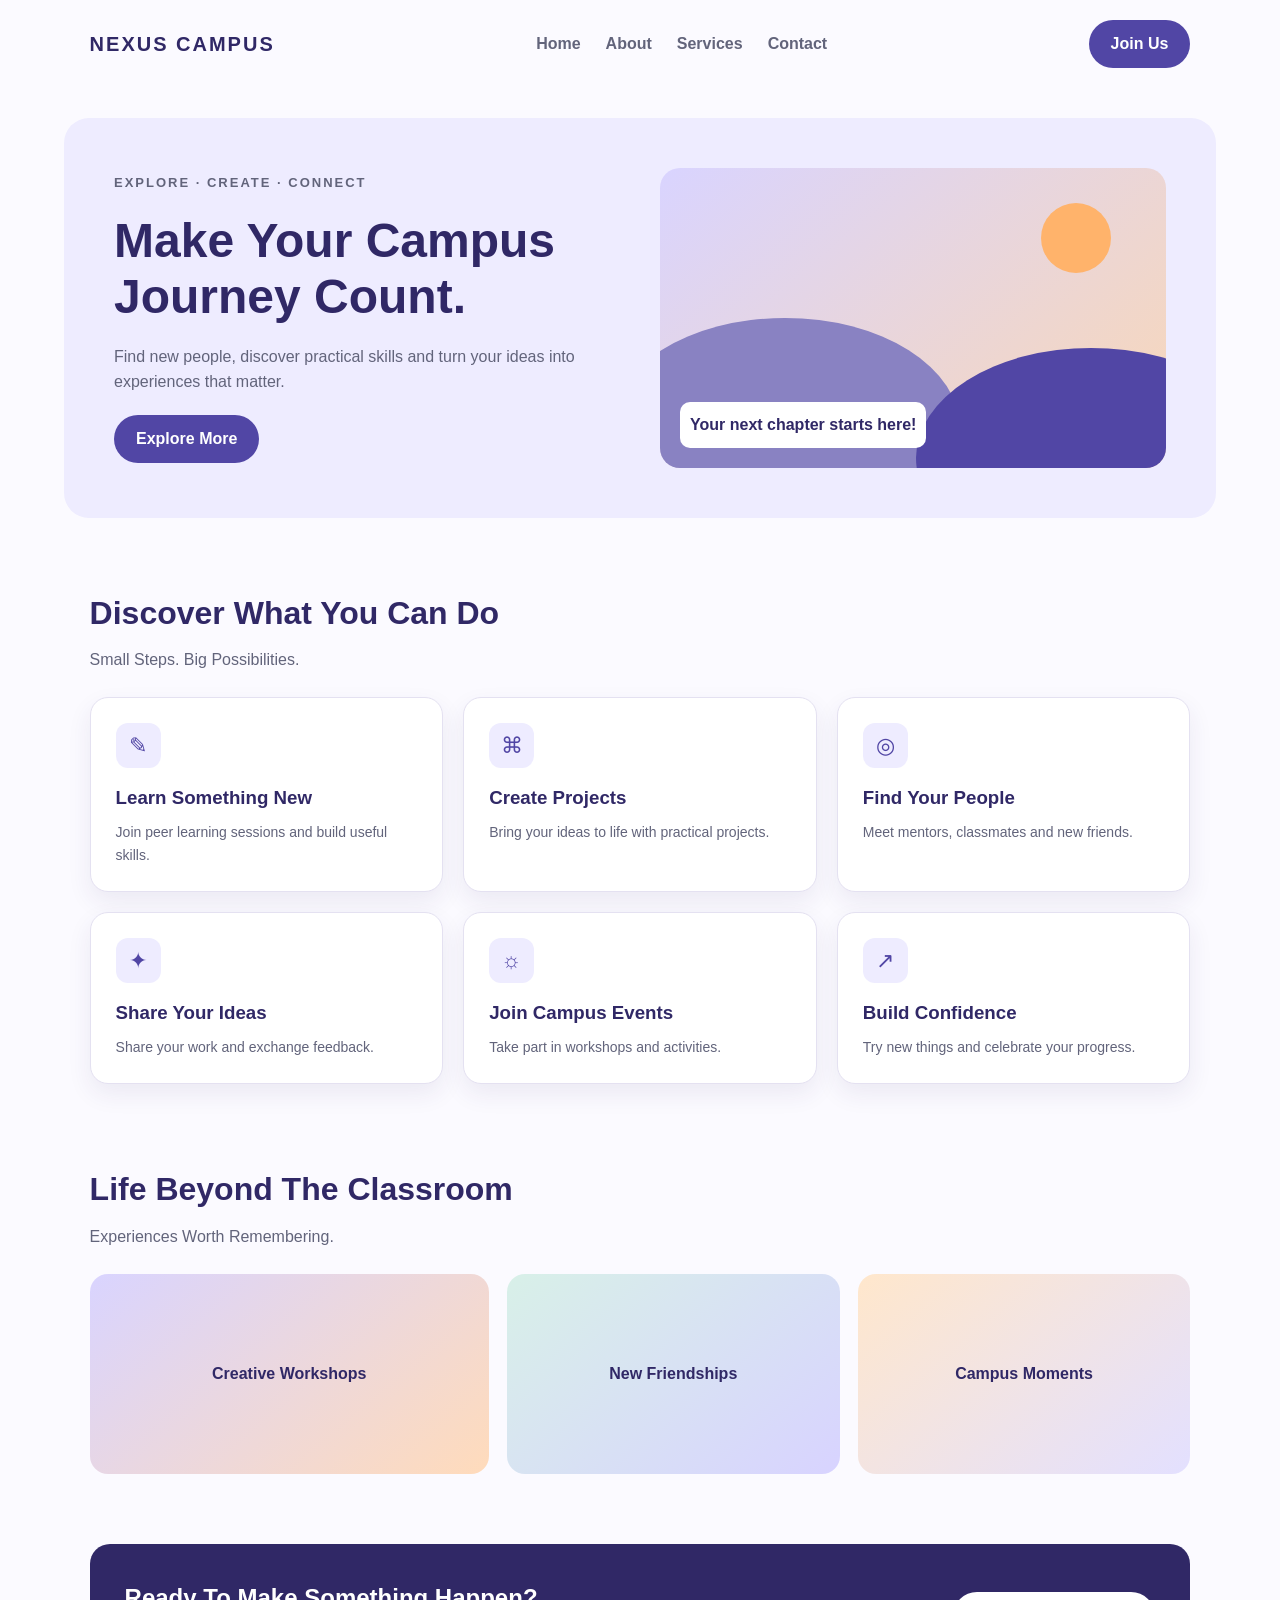
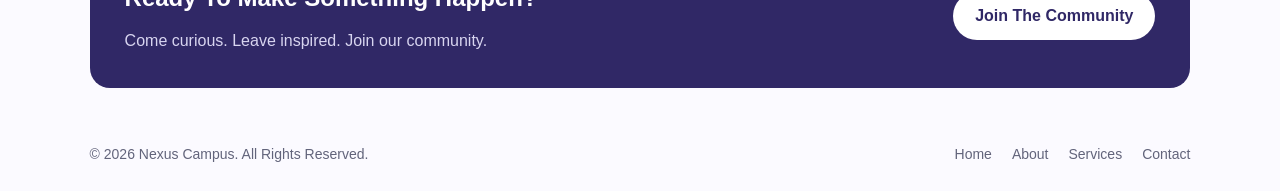
<file: Asssignment 9/index.html>
<!DOCTYPE html>
<html lang="en">
<head>
    <meta charset="UTF-8">
    <meta name="viewport" content="width=device-width, initial-scale=1.0">
    <title>Nexus Campus</title>
    <link rel="stylesheet" href="style.css">
</head>
<body>

    <header class="navbar">
        <div class="logo">NEXUS CAMPUS</div>

        <nav>
            <a href="#home">Home</a>
            <a href="#about">About</a>
            <a href="#services">Services</a>
            <a href="#contact">Contact</a>
        </nav>

        <a href="#contact" class="btn">Join Us</a>
    </header>

    <main>
        <section class="hero" id="home">
            <div class="hero-content">
                <p class="tagline">EXPLORE · CREATE · CONNECT</p>
                <h1>Make Your Campus Journey Count.</h1>
                <p>
                    Find new people, discover practical skills
                    and turn your ideas into experiences that matter.
                </p>
                <a href="#services" class="btn">Explore More</a>
            </div>

            <div class="hero-image">
                <div class="sun"></div>
                <div class="hill hill1"></div>
                <div class="hill hill2"></div>
                <span class="image-text">Your next chapter starts here!</span>
            </div>
        </section>

        <section class="services" id="services">
            <h2>Discover What You Can Do</h2>
            <p class="subtitle">Small Steps. Big Possibilities.</p>

            <div class="card-container">

                <div class="card">
                    <div class="icon">✎</div>
                    <h3>Learn Something New</h3>
                    <p>Join peer learning sessions and build useful skills.</p>
                </div>

                <div class="card">
                    <div class="icon">⌘</div>
                    <h3>Create Projects</h3>
                    <p>Bring your ideas to life with practical projects.</p>
                </div>

                <div class="card">
                    <div class="icon">◎</div>
                    <h3>Find Your People</h3>
                    <p>Meet mentors, classmates and new friends.</p>
                </div>

                <div class="card">
                    <div class="icon">✦</div>
                    <h3>Share Your Ideas</h3>
                    <p>Share your work and exchange feedback.</p>
                </div>

                <div class="card">
                    <div class="icon">☼</div>
                    <h3>Join Campus Events</h3>
                    <p>Take part in workshops and activities.</p>
                </div>

                <div class="card">
                    <div class="icon">↗</div>
                    <h3>Build Confidence</h3>
                    <p>Try new things and celebrate your progress.</p>
                </div>

            </div>
        </section>

        <section class="community" id="about">
            <h2>Life Beyond The Classroom</h2>
            <p class="subtitle">Experiences Worth Remembering.</p>

            <div class="gallery">
                <div class="gallery-item">Creative Workshops</div>
                <div class="gallery-item">New Friendships</div>
                <div class="gallery-item">Campus Moments</div>
            </div>
        </section>

        <section class="contact" id="contact">
            <div>
                <h2>Ready To Make Something Happen?</h2>
                <p>Come curious. Leave inspired. Join our community.</p>
            </div>
            <a href="mailto:hello@example.com" class="btn light-btn">
                Join The Community
            </a>
        </section>
    </main>

    <footer>
        <p>© 2026 Nexus Campus. All Rights Reserved.</p>

        <div class="footer-links">
            <a href="#home">Home</a>
            <a href="#about">About</a>
            <a href="#services">Services</a>
            <a href="#contact">Contact</a>
        </div>
    </footer>

</body>
</html>
</file>
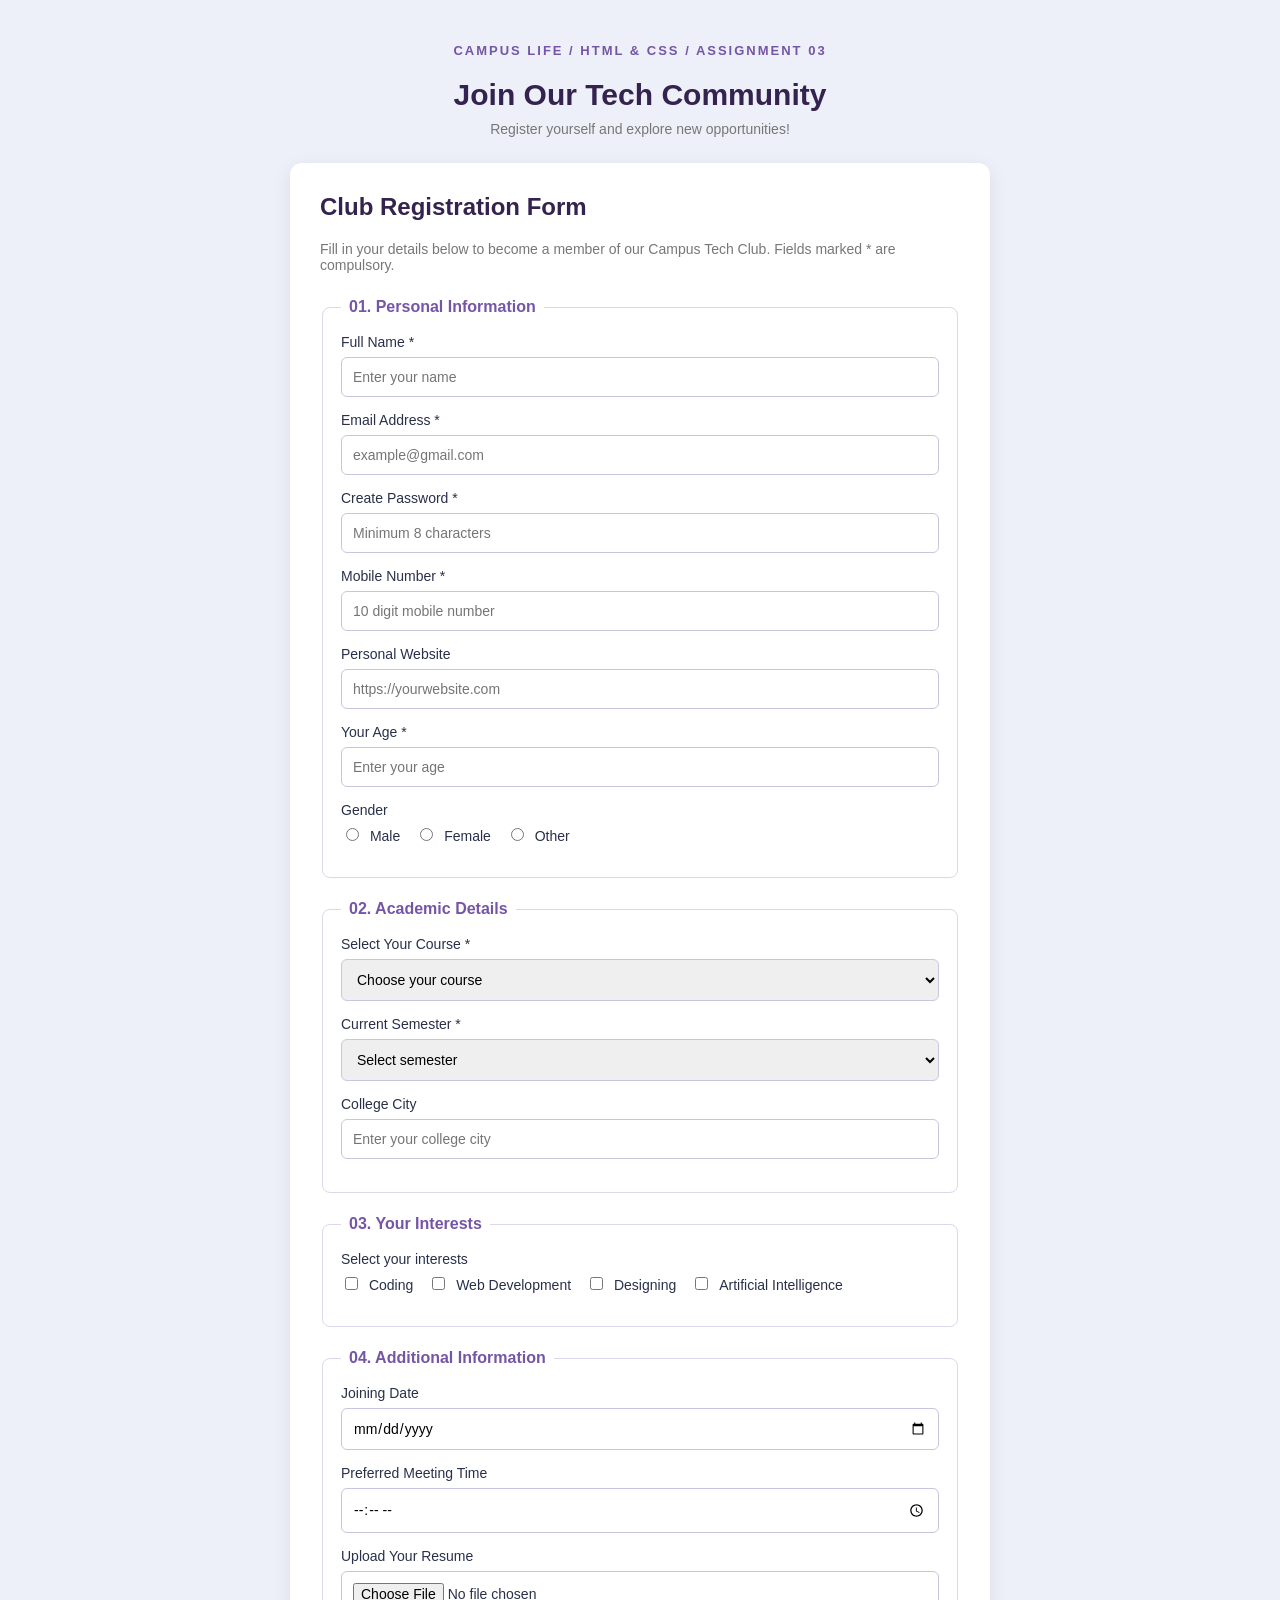
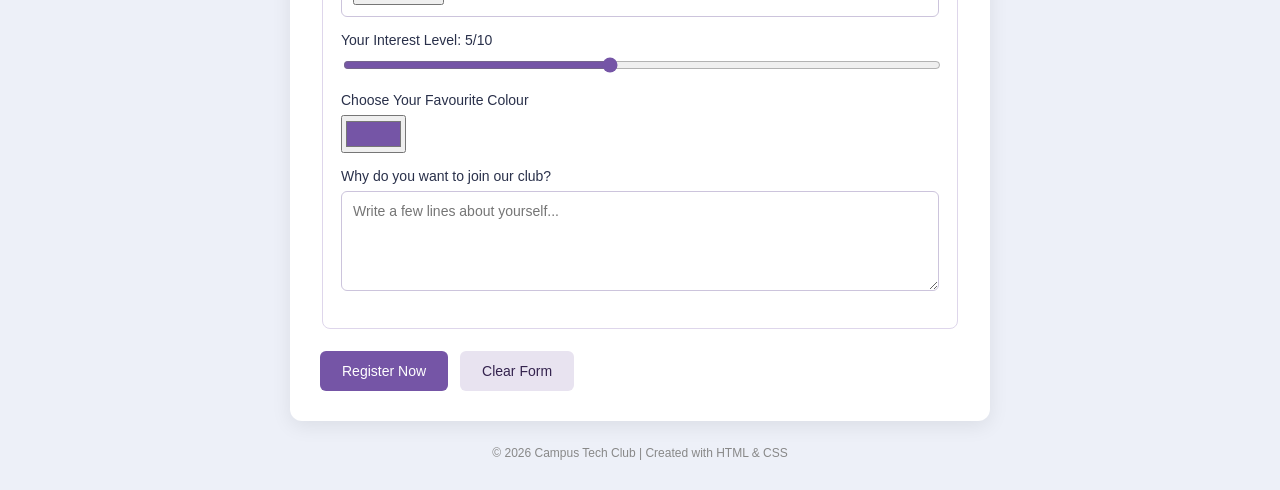
<file: Assignment 2/index2.html>
<!DOCTYPE html>
<html lang="en">

<head>
    <meta charset="UTF-8">
    <meta name="viewport" content="width=device-width, initial-scale=1.0">
    <meta name="description" content="Campus Tech Club Registration Form">
    <meta name="author" content="Your Name">

    <title>Campus Tech Club Registration</title>

    <style>
        * {
            box-sizing: border-box;
        }

        body {
            margin: 0;
            padding: 30px 15px;
            font-family: Arial, sans-serif;
            background: #edf0f8;
            color: #29304a;
        }

        .heading {
            text-align: center;
            margin-bottom: 25px;
        }

        .heading p {
            color: #7555a6;
            font-size: 13px;
            font-weight: bold;
            letter-spacing: 2px;
        }

        h1 {
            font-size: 30px;
            color: #34234e;
            margin-bottom: 8px;
        }

        .heading span {
            color: #777;
            font-size: 14px;
        }

        .form-container {
            max-width: 700px;
            margin: auto;
            padding: 30px;
            background: white;
            border-radius: 12px;
            box-shadow: 0 5px 20px rgba(0,0,0,0.08);
        }

        h2 {
            color: #34234e;
            margin-top: 0;
        }

        .intro {
            color: #777;
            font-size: 14px;
            margin-bottom: 25px;
        }

        fieldset {
            border: 1px solid #ded6eb;
            border-radius: 8px;
            padding: 18px;
            margin-bottom: 22px;
        }

        legend {
            color: #7555a6;
            font-weight: bold;
            padding: 0 8px;
        }

        .form-group {
            margin-bottom: 15px;
        }

        label {
            display: block;
            font-size: 14px;
            margin-bottom: 7px;
            font-weight: 500;
        }

        input:not([type="radio"]):not([type="checkbox"]):not([type="color"]):not([type="range"]),
        select,
        textarea {
            width: 100%;
            padding: 11px;
            border: 1px solid #ccc4dc;
            border-radius: 6px;
            font-size: 14px;
            font-family: Arial;
        }

        input:focus, select:focus, textarea:focus {
            outline: none;
            border-color: #7555a6;
            box-shadow: 0 0 4px #c5b4df;
        }

        input[type="radio"],
        input[type="checkbox"] {
            accent-color: #7555a6;
        }

        .options {
            display: flex;
            flex-wrap: wrap;
            gap: 15px;
        }

        .options label {
            display: inline;
            font-weight: normal;
            margin-left: 4px;
        }

        .options div {
            font-size: 14px;
        }

        input[type="range"] {
            width: 100%;
            accent-color: #7555a6;
        }

        input[type="color"] {
            width: 65px;
            height: 38px;
            cursor: pointer;
        }

        textarea {
            height: 100px;
            resize: vertical;
        }

        .buttons {
            display: flex;
            gap: 12px;
            margin-top: 20px;
        }

        button {
            padding: 12px 22px;
            border: none;
            border-radius: 6px;
            background: #7555a6;
            color: white;
            cursor: pointer;
            font-size: 14px;
        }

        button:hover {
            background: #54377e;
        }

        button[type="reset"] {
            background: #e8e3f0;
            color: #34234e;
        }

        footer {
            text-align: center;
            color: #888;
            font-size: 12px;
            margin-top: 25px;
        }

        @media(max-width: 500px) {
            .form-container {
                padding: 18px;
            }

            h1 {
                font-size: 24px;
            }
        }
    </style>
</head>

<body>

    <div class="heading">

        <p>CAMPUS LIFE / HTML & CSS / ASSIGNMENT 03</p>

        <h1>Join Our Tech Community</h1>

        <span>Register yourself and explore new opportunities!</span>

    </div>

    <div class="form-container">

        <h2>Club Registration Form</h2>

        <p class="intro">
            Fill in your details below to become a member of our
            Campus Tech Club. Fields marked * are compulsory.
        </p>

        <form action="#" method="post">

            <!-- Personal Information -->

            <fieldset>

                <legend>01. Personal Information</legend>

                <div class="form-group">
                    <label for="name">Full Name *</label>
                    <input type="text" id="name" name="name"
                        placeholder="Enter your name"
                        minlength="3" required>
                </div>

                <div class="form-group">
                    <label for="email">Email Address *</label>
                    <input type="email" id="email" name="email"
                        placeholder="example@gmail.com" required>
                </div>

                <div class="form-group">
                    <label for="password">Create Password *</label>
                    <input type="password" id="password"
                        name="password"
                        placeholder="Minimum 8 characters"
                        minlength="8" required>
                </div>

                <div class="form-group">
                    <label for="phone">Mobile Number *</label>
                    <input type="tel" id="phone" name="phone"
                        placeholder="10 digit mobile number"
                        pattern="[0-9]{10}" required>
                </div>

                <div class="form-group">
                    <label for="website">Personal Website</label>
                    <input type="url" id="website" name="website"
                        placeholder="https://yourwebsite.com">
                </div>

                <div class="form-group">
                    <label for="age">Your Age *</label>
                    <input type="number" id="age" name="age"
                        min="16" max="35"
                        placeholder="Enter your age" required>
                </div>

                <div class="form-group">
                    <label>Gender</label>

                    <div class="options">
                        <div>
                            <input type="radio" id="male"
                                name="gender" value="Male">
                            <label for="male">Male</label>
                        </div>

                        <div>
                            <input type="radio" id="female"
                                name="gender" value="Female">
                            <label for="female">Female</label>
                        </div>

                        <div>
                            <input type="radio" id="other"
                                name="gender" value="Other">
                            <label for="other">Other</label>
                        </div>
                    </div>
                </div>

            </fieldset>

            <!-- Academic Details -->

            <fieldset>

                <legend>02. Academic Details</legend>

                <div class="form-group">
                    <label for="course">Select Your Course *</label>

                    <select id="course" name="course" required>
                        <option value="">Choose your course</option>
                        <option value="BTech">BTech</option>
                        <option value="BCA">BCA</option>
                        <option value="BBA">BBA</option>
                        <option value="BSc">BSc</option>
                        <option value="Other">Other</option>
                    </select>
                </div>

                <div class="form-group">
                    <label for="semester">Current Semester *</label>

                    <select id="semester" name="semester" required>
                        <option value="">Select semester</option>
                        <option value="1">Semester 1</option>
                        <option value="2">Semester 2</option>
                        <option value="3">Semester 3</option>
                        <option value="4">Semester 4</option>
                        <option value="5">Semester 5</option>
                        <option value="6">Semester 6</option>
                    </select>
                </div>

                <div class="form-group">
                    <label for="college">College City</label>

                    <input type="text" id="college"
                        name="college" list="citylist"
                        placeholder="Enter your college city">

                    <datalist id="citylist">
                        <option value="Delhi">
                        <option value="Moradabad">
                        <option value="Noida">
                        <option value="Lucknow">
                        <option value="Meerut">
                        <option value="Agra">
                    </datalist>
                </div>

            </fieldset>

            <!-- Interests -->

            <fieldset>

                <legend>03. Your Interests</legend>

                <div class="form-group">

                    <label>Select your interests</label>

                    <div class="options">

                        <div>
                            <input type="checkbox" id="coding"
                                name="interest" value="Coding">
                            <label for="coding">Coding</label>
                        </div>

                        <div>
                            <input type="checkbox" id="web"
                                name="interest" value="Web Development">
                            <label for="web">Web Development</label>
                        </div>

                        <div>
                            <input type="checkbox" id="design"
                                name="interest" value="Designing">
                            <label for="design">Designing</label>
                        </div>

                        <div>
                            <input type="checkbox" id="ai"
                                name="interest" value="AI">
                            <label for="ai">Artificial Intelligence</label>
                        </div>

                    </div>

                </div>

            </fieldset>

            <!-- Additional Details -->

            <fieldset>

                <legend>04. Additional Information</legend>

                <div class="form-group">
                    <label for="date">Joining Date</label>
                    <input type="date" id="date" name="date">
                </div>

                <div class="form-group">
                    <label for="time">Preferred Meeting Time</label>
                    <input type="time" id="time" name="time">
                </div>

                <div class="form-group">
                    <label for="resume">Upload Your Resume</label>
                    <input type="file" id="resume" name="resume"
                        accept=".pdf,.doc,.docx">
                </div>

                <div class="form-group">

                    <label for="range">
                        Your Interest Level:
                        <span id="level">5</span>/10
                    </label>

                    <input type="range" id="range" name="level"
                        min="1" max="10" value="5"
                        oninput="document.getElementById('level').textContent=this.value">

                </div>

                <div class="form-group">

                    <label for="color">Choose Your Favourite Colour</label>

                    <input type="color" id="color" name="color"
                        value="#7555a6">

                </div>

                <div class="form-group">

                    <label for="message">
                        Why do you want to join our club?
                    </label>

                    <textarea id="message" name="message"
                        placeholder="Write a few lines about yourself..."
                        minlength="10"></textarea>

                </div>

            </fieldset>

            <!-- Form Buttons -->

            <div class="buttons">

                <button type="submit">
                    Register Now
                </button>

                <button type="reset">
                    Clear Form
                </button>

            </div>

        </form>

    </div>

    <footer>
        © 2026 Campus Tech Club | Created with HTML & CSS
    </footer>

</body>
</html>
</file>
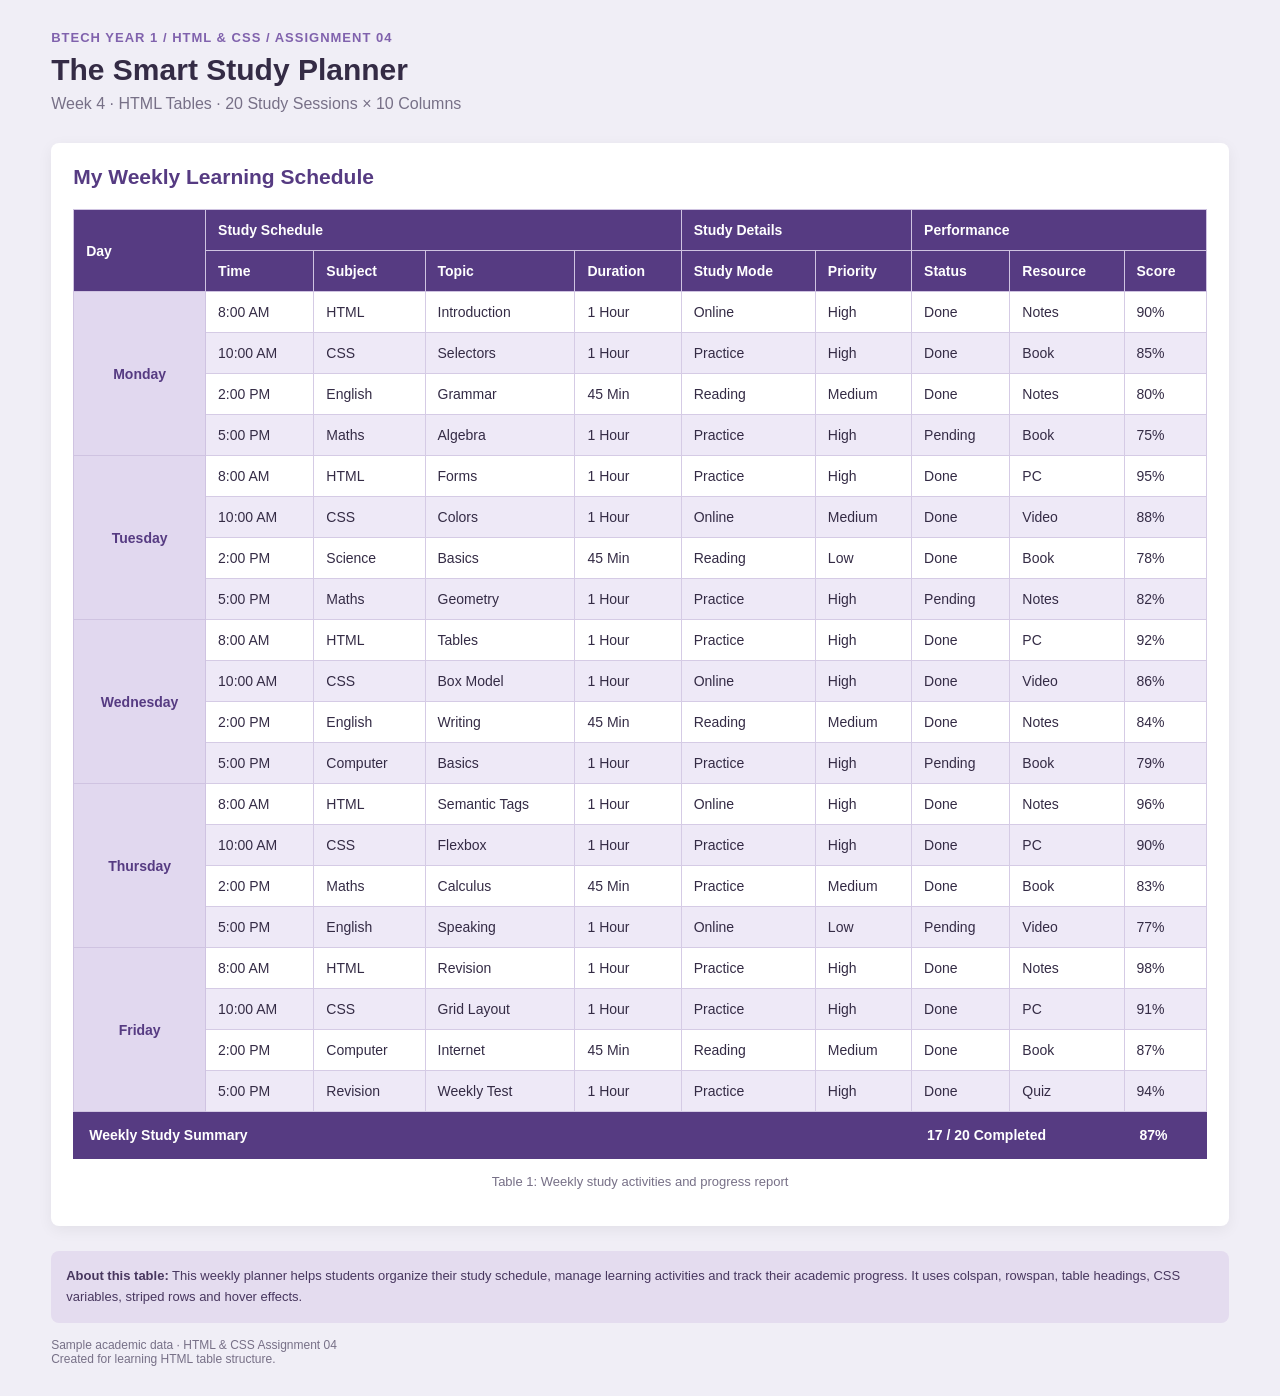
<file: Assignment 3/index3.html>
<!DOCTYPE html>
<html lang="en">

<head>
    <meta charset="UTF-8">
    <meta name="viewport" content="width=device-width, initial-scale=1.0">
    <meta name="description" content="Student Weekly Study Planner">
    <meta name="author" content="Your Name">

    <title>Student Weekly Study Planner</title>

    <style>

        /* CSS VARIABLES */

        :root {
            --primary: #563b82;
            --secondary: #8062ad;
            --light: #eee9f7;
            --white: #ffffff;
            --text: #342b45;
            --border: #d5cbe5;
            --hover: #e1d6f3;

            --spacing: 12px;
            --font-size: 14px;
            --radius: 8px;
        }

        * {
            box-sizing: border-box;
        }

        body {
            margin: 0;
            padding: 30px 4%;
            background: #f0eef6;
            font-family: Arial, sans-serif;
            color: var(--text);
        }

        .heading {
            color: #8062ad;
            font-size: 13px;
            font-weight: bold;
            margin-bottom: 8px;
            letter-spacing: 1px;
        }

        h1 {
            color: #342b45;
            font-size: 30px;
            margin: 0;
        }

        .subtitle {
            color: #777087;
            margin-top: 8px;
            margin-bottom: 30px;
        }

        .table-container {
            background: var(--white);
            padding: 22px;
            border-radius: var(--radius);
            overflow-x: auto;
            box-shadow: 0 4px 15px rgba(0,0,0,0.06);
        }

        h2 {
            color: var(--primary);
            font-size: 21px;
            margin-top: 0;
            margin-bottom: 20px;
        }

        table {
            width: 100%;
            min-width: 950px;
            border-collapse: collapse;
            font-size: var(--font-size);
            text-align: left;
        }

        caption {
            caption-side: bottom;
            padding: 15px;
            color: #777087;
            font-size: 13px;
        }

        thead {
            background: var(--primary);
            color: var(--white);
        }

        th {
            padding: var(--spacing);
            border: 1px solid #cfc3e1;
        }

        td {
            padding: var(--spacing);
            border: 1px solid var(--border);
        }

        tbody tr:nth-child(even) {
            background: var(--light);
        }

        tbody tr:hover {
            background: var(--hover);
            transition: 0.2s;
        }

        .day {
            background: #e1d8ef;
            color: var(--primary);
            font-weight: bold;
            text-align: center;
        }

        tfoot {
            background: var(--primary);
            color: white;
            font-weight: bold;
        }

        tfoot td {
            padding: 15px;
            border: 1px solid var(--primary);
        }

        .note {
            background: #e4dcef;
            padding: 15px;
            margin-top: 25px;
            border-radius: var(--radius);
            color: #48375f;
            font-size: 13px;
            line-height: 1.6;
        }

        footer {
            color: #777087;
            font-size: 12px;
            margin-top: 15px;
        }

        @media(max-width: 600px) {
            body {
                padding: 15px;
            }

            .table-container {
                padding: 12px;
            }

            h1 {
                font-size: 24px;
            }
        }

    </style>
</head>

<body>

    <!-- PAGE HEADING -->

    <div class="heading">
        BTECH YEAR 1 / HTML & CSS / ASSIGNMENT 04
    </div>

    <h1>The Smart Study Planner</h1>

    <p class="subtitle">
        Week 4 · HTML Tables · 20 Study Sessions × 10 Columns
    </p>


    <!-- TABLE SECTION -->

    <div class="table-container">

        <h2>My Weekly Learning Schedule</h2>

        <table>

            <caption>
                Table 1: Weekly study activities and progress report
            </caption>

            <!-- TABLE HEADER -->

            <thead>

                <tr>
                    <th rowspan="2" scope="col">Day</th>

                    <th colspan="4" scope="colgroup">
                        Study Schedule
                    </th>

                    <th colspan="2" scope="colgroup">
                        Study Details
                    </th>

                    <th colspan="3" scope="colgroup">
                        Performance
                    </th>
                </tr>

                <tr>
                    <th scope="col">Time</th>
                    <th scope="col">Subject</th>
                    <th scope="col">Topic</th>
                    <th scope="col">Duration</th>
                    <th scope="col">Study Mode</th>
                    <th scope="col">Priority</th>
                    <th scope="col">Status</th>
                    <th scope="col">Resource</th>
                    <th scope="col">Score</th>
                </tr>

            </thead>


            <!-- TABLE BODY -->

            <tbody>

                <!-- MONDAY -->

                <tr>
                    <th rowspan="4" scope="rowgroup" class="day">
                        Monday
                    </th>
                    <td>8:00 AM</td>
                    <td>HTML</td>
                    <td>Introduction</td>
                    <td>1 Hour</td>
                    <td>Online</td>
                    <td>High</td>
                    <td>Done</td>
                    <td>Notes</td>
                    <td>90%</td>
                </tr>

                <tr>
                    <td>10:00 AM</td>
                    <td>CSS</td>
                    <td>Selectors</td>
                    <td>1 Hour</td>
                    <td>Practice</td>
                    <td>High</td>
                    <td>Done</td>
                    <td>Book</td>
                    <td>85%</td>
                </tr>

                <tr>
                    <td>2:00 PM</td>
                    <td>English</td>
                    <td>Grammar</td>
                    <td>45 Min</td>
                    <td>Reading</td>
                    <td>Medium</td>
                    <td>Done</td>
                    <td>Notes</td>
                    <td>80%</td>
                </tr>

                <tr>
                    <td>5:00 PM</td>
                    <td>Maths</td>
                    <td>Algebra</td>
                    <td>1 Hour</td>
                    <td>Practice</td>
                    <td>High</td>
                    <td>Pending</td>
                    <td>Book</td>
                    <td>75%</td>
                </tr>


                <!-- TUESDAY -->

                <tr>
                    <th rowspan="4" scope="rowgroup" class="day">
                        Tuesday
                    </th>
                    <td>8:00 AM</td>
                    <td>HTML</td>
                    <td>Forms</td>
                    <td>1 Hour</td>
                    <td>Practice</td>
                    <td>High</td>
                    <td>Done</td>
                    <td>PC</td>
                    <td>95%</td>
                </tr>

                <tr>
                    <td>10:00 AM</td>
                    <td>CSS</td>
                    <td>Colors</td>
                    <td>1 Hour</td>
                    <td>Online</td>
                    <td>Medium</td>
                    <td>Done</td>
                    <td>Video</td>
                    <td>88%</td>
                </tr>

                <tr>
                    <td>2:00 PM</td>
                    <td>Science</td>
                    <td>Basics</td>
                    <td>45 Min</td>
                    <td>Reading</td>
                    <td>Low</td>
                    <td>Done</td>
                    <td>Book</td>
                    <td>78%</td>
                </tr>

                <tr>
                    <td>5:00 PM</td>
                    <td>Maths</td>
                    <td>Geometry</td>
                    <td>1 Hour</td>
                    <td>Practice</td>
                    <td>High</td>
                    <td>Pending</td>
                    <td>Notes</td>
                    <td>82%</td>
                </tr>


                <!-- WEDNESDAY -->

                <tr>
                    <th rowspan="4" scope="rowgroup" class="day">
                        Wednesday
                    </th>
                    <td>8:00 AM</td>
                    <td>HTML</td>
                    <td>Tables</td>
                    <td>1 Hour</td>
                    <td>Practice</td>
                    <td>High</td>
                    <td>Done</td>
                    <td>PC</td>
                    <td>92%</td>
                </tr>

                <tr>
                    <td>10:00 AM</td>
                    <td>CSS</td>
                    <td>Box Model</td>
                    <td>1 Hour</td>
                    <td>Online</td>
                    <td>High</td>
                    <td>Done</td>
                    <td>Video</td>
                    <td>86%</td>
                </tr>

                <tr>
                    <td>2:00 PM</td>
                    <td>English</td>
                    <td>Writing</td>
                    <td>45 Min</td>
                    <td>Reading</td>
                    <td>Medium</td>
                    <td>Done</td>
                    <td>Notes</td>
                    <td>84%</td>
                </tr>

                <tr>
                    <td>5:00 PM</td>
                    <td>Computer</td>
                    <td>Basics</td>
                    <td>1 Hour</td>
                    <td>Practice</td>
                    <td>High</td>
                    <td>Pending</td>
                    <td>Book</td>
                    <td>79%</td>
                </tr>


                <!-- THURSDAY -->

                <tr>
                    <th rowspan="4" scope="rowgroup" class="day">
                        Thursday
                    </th>
                    <td>8:00 AM</td>
                    <td>HTML</td>
                    <td>Semantic Tags</td>
                    <td>1 Hour</td>
                    <td>Online</td>
                    <td>High</td>
                    <td>Done</td>
                    <td>Notes</td>
                    <td>96%</td>
                </tr>

                <tr>
                    <td>10:00 AM</td>
                    <td>CSS</td>
                    <td>Flexbox</td>
                    <td>1 Hour</td>
                    <td>Practice</td>
                    <td>High</td>
                    <td>Done</td>
                    <td>PC</td>
                    <td>90%</td>
                </tr>

                <tr>
                    <td>2:00 PM</td>
                    <td>Maths</td>
                    <td>Calculus</td>
                    <td>45 Min</td>
                    <td>Practice</td>
                    <td>Medium</td>
                    <td>Done</td>
                    <td>Book</td>
                    <td>83%</td>
                </tr>

                <tr>
                    <td>5:00 PM</td>
                    <td>English</td>
                    <td>Speaking</td>
                    <td>1 Hour</td>
                    <td>Online</td>
                    <td>Low</td>
                    <td>Pending</td>
                    <td>Video</td>
                    <td>77%</td>
                </tr>


                <!-- FRIDAY -->

                <tr>
                    <th rowspan="4" scope="rowgroup" class="day">
                        Friday
                    </th>
                    <td>8:00 AM</td>
                    <td>HTML</td>
                    <td>Revision</td>
                    <td>1 Hour</td>
                    <td>Practice</td>
                    <td>High</td>
                    <td>Done</td>
                    <td>Notes</td>
                    <td>98%</td>
                </tr>

                <tr>
                    <td>10:00 AM</td>
                    <td>CSS</td>
                    <td>Grid Layout</td>
                    <td>1 Hour</td>
                    <td>Practice</td>
                    <td>High</td>
                    <td>Done</td>
                    <td>PC</td>
                    <td>91%</td>
                </tr>

                <tr>
                    <td>2:00 PM</td>
                    <td>Computer</td>
                    <td>Internet</td>
                    <td>45 Min</td>
                    <td>Reading</td>
                    <td>Medium</td>
                    <td>Done</td>
                    <td>Book</td>
                    <td>87%</td>
                </tr>

                <tr>
                    <td>5:00 PM</td>
                    <td>Revision</td>
                    <td>Weekly Test</td>
                    <td>1 Hour</td>
                    <td>Practice</td>
                    <td>High</td>
                    <td>Done</td>
                    <td>Quiz</td>
                    <td>94%</td>
                </tr>

            </tbody>


            <!-- TABLE FOOTER -->

            <tfoot>

                <tr>
                    <td colspan="7">
                        Weekly Study Summary
                    </td>

                    <td colspan="2">
                        17 / 20 Completed
                    </td>

                    <td>87%</td>
                </tr>

            </tfoot>

        </table>

    </div>


    <!-- INFORMATION NOTE -->

    <div class="note">

        <strong>About this table:</strong>

        This weekly planner helps students organize their
        study schedule, manage learning activities and
        track their academic progress.

        It uses colspan, rowspan, table headings,
        CSS variables, striped rows and hover effects.

    </div>


    <footer>
        Sample academic data · HTML & CSS Assignment 04
        <br>
        Created for learning HTML table structure.
    </footer>

</body>
</html>
</file>
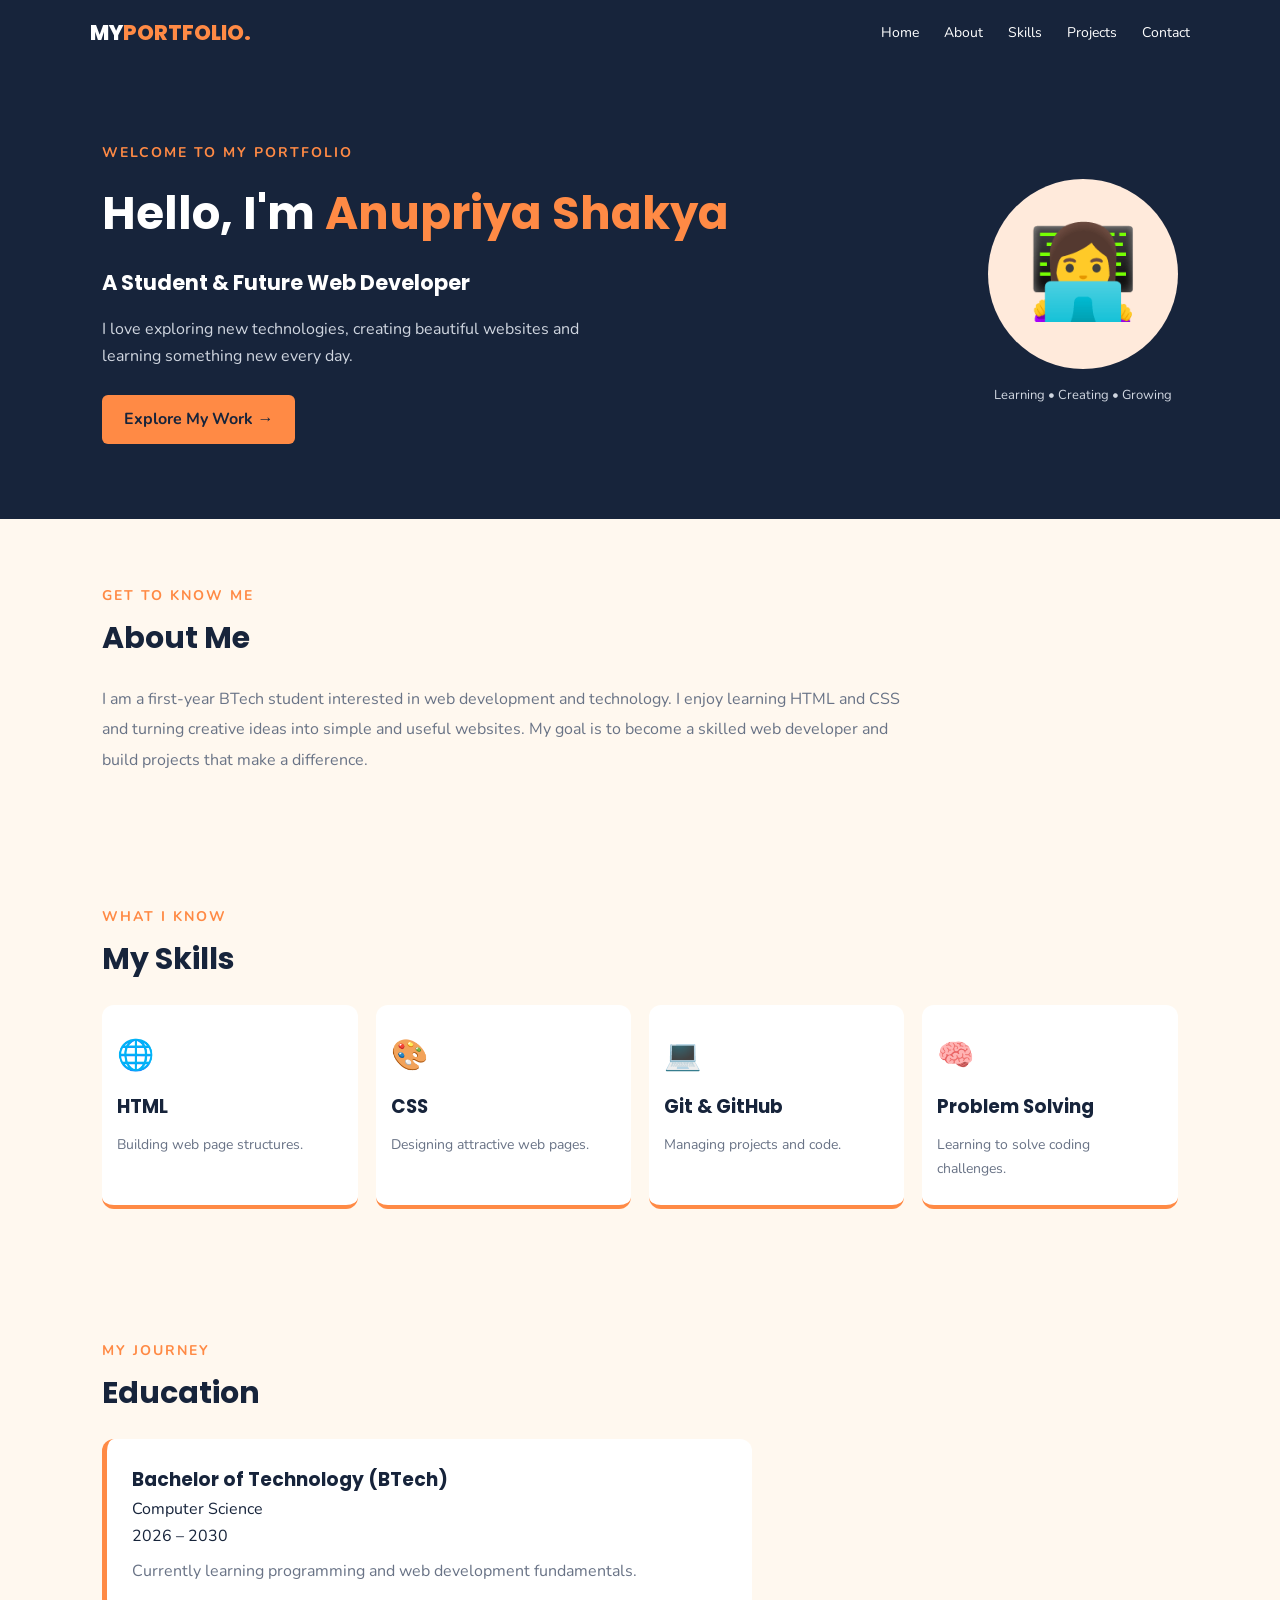
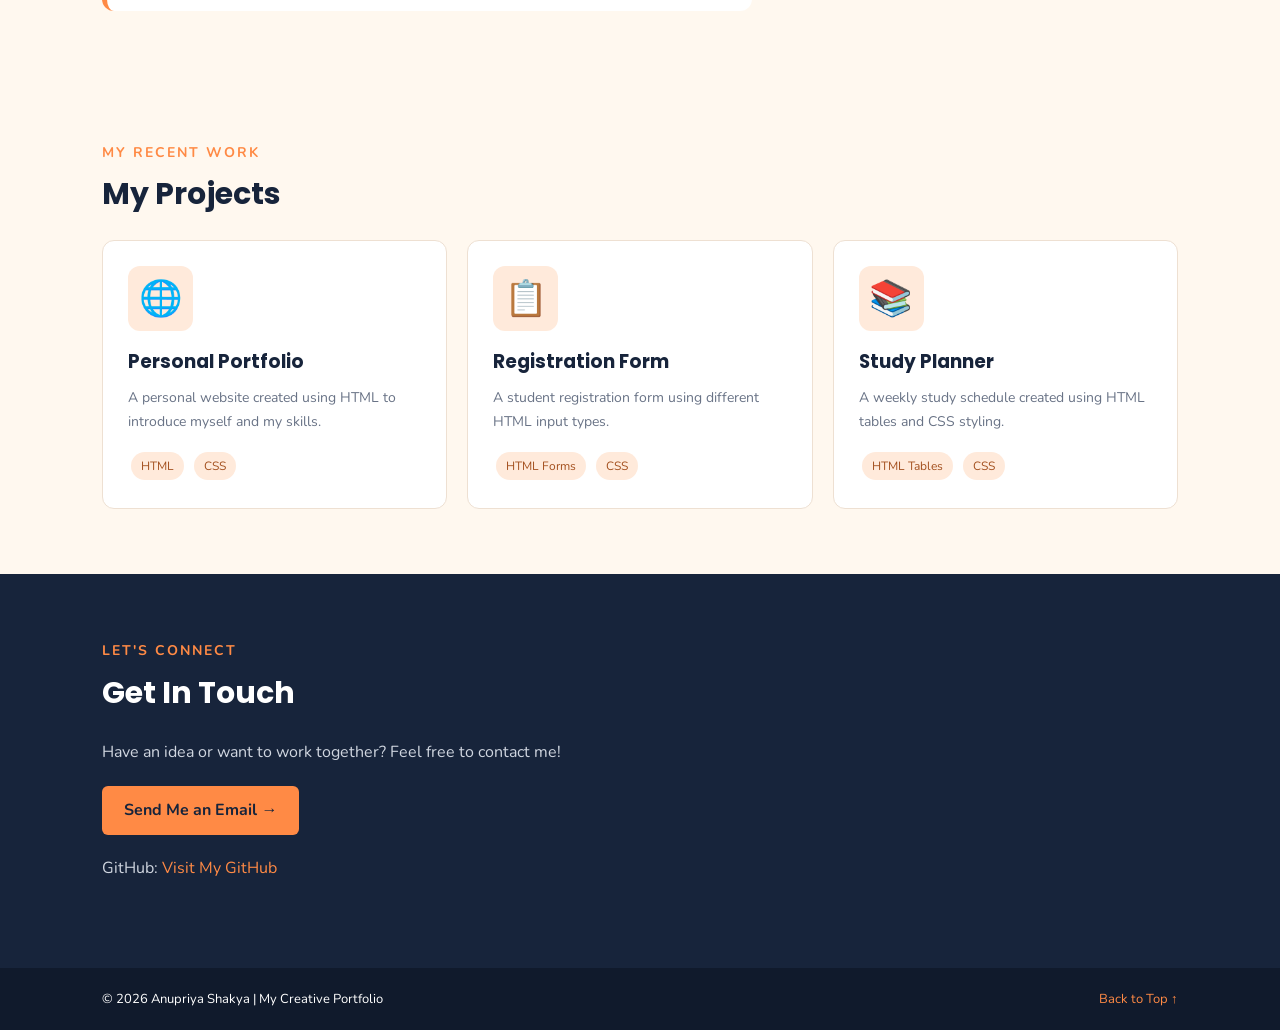
<file: Assignment 4/index4.html>
<!DOCTYPE html>
<html lang="en">

<head>
    <meta charset="UTF-8">
    <meta name="viewport" content="width=device-width, initial-scale=1.0">

    <meta name="description" content="My personal web developer portfolio">
    <meta name="author" content="Your Name">

    <title>My Creative Portfolio</title>

    <!-- Google Fonts -->
    <link rel="preconnect" href="https://fonts.googleapis.com">
    <link rel="preconnect" href="https://fonts.gstatic.com" crossorigin>

    <link href="https://fonts.googleapis.com/css2?family=Nunito:wght@400;500;600;700&family=Poppins:wght@500;600;700;800&display=swap"
    rel="stylesheet">

    <!-- External CSS -->
    <link rel="stylesheet" href="style4.css">
</head>

<body>

    <!-- HEADER -->

    <header id="home">

        <nav class="navbar">

            <a href="#home" class="logo">
                MY<span>PORTFOLIO.</span>
            </a>

            <ul class="nav-links">
                <li><a href="#home">Home</a></li>
                <li><a href="#about">About</a></li>
                <li><a href="#skills">Skills</a></li>
                <li><a href="#projects">Projects</a></li>
                <li><a href="#contact">Contact</a></li>
            </ul>

        </nav>

    </header>


    <!-- HERO SECTION -->

    <main>

        <section class="hero">

            <div class="hero-content">

                <p class="small-heading">WELCOME TO MY PORTFOLIO</p>

                <h1>
                    Hello, I'm <span>Anupriya Shakya</span>
                </h1>

                <h2>A Student & Future Web Developer</h2>

                <p class="hero-description">
                    I love exploring new technologies, creating
                    beautiful websites and learning something
                    new every day.
                </p>

                <a href="#projects" class="btn">
                    Explore My Work →
                </a>

            </div>

            <div class="hero-image">
                <div class="image-circle">
                    <span>👩‍💻</span>
                </div>
                <p>Learning • Creating • Growing</p>
            </div>

        </section>


        <!-- ABOUT SECTION -->

        <section id="about" class="section">

            <p class="section-label">GET TO KNOW ME</p>

            <h2>About Me</h2>

            <p class="about-text">
                I am a first-year BTech student interested in
                web development and technology. I enjoy learning
                HTML and CSS and turning creative ideas into
                simple and useful websites.

                My goal is to become a skilled web developer
                and build projects that make a difference.
            </p>

        </section>


        <!-- SKILLS SECTION -->

        <section id="skills" class="section">

            <p class="section-label">WHAT I KNOW</p>

            <h2>My Skills</h2>

            <div class="skills-container">

                <div class="skill-card">
                    <span>🌐</span>
                    <h3>HTML</h3>
                    <p>Building web page structures.</p>
                </div>

                <div class="skill-card">
                    <span>🎨</span>
                    <h3>CSS</h3>
                    <p>Designing attractive web pages.</p>
                </div>

                <div class="skill-card">
                    <span>💻</span>
                    <h3>Git & GitHub</h3>
                    <p>Managing projects and code.</p>
                </div>

                <div class="skill-card">
                    <span>🧠</span>
                    <h3>Problem Solving</h3>
                    <p>Learning to solve coding challenges.</p>
                </div>

            </div>

        </section>


        <!-- EDUCATION SECTION -->

        <section id="education" class="section">

            <p class="section-label">MY JOURNEY</p>

            <h2>Education</h2>

            <div class="education-card">

                <h3>Bachelor of Technology (BTech)</h3>

                <p>Computer Science</p>

                <p>2026 – 2030</p>

                <p class="education-note">
                    Currently learning programming and
                    web development fundamentals.
                </p>

            </div>

        </section>


        <!-- PROJECTS SECTION -->

        <section id="projects" class="section">

            <p class="section-label">MY RECENT WORK</p>

            <h2>My Projects</h2>

            <div class="projects-container">

                <article class="project-card">

                    <div class="project-icon">🌐</div>

                    <h3>Personal Portfolio</h3>

                    <p>
                        A personal website created using
                        HTML to introduce myself and my skills.
                    </p>

                    <span class="tag">HTML</span>
                    <span class="tag">CSS</span>

                </article>


                <article class="project-card">

                    <div class="project-icon">📋</div>

                    <h3>Registration Form</h3>

                    <p>
                        A student registration form using
                        different HTML input types.
                    </p>

                    <span class="tag">HTML Forms</span>
                    <span class="tag">CSS</span>

                </article>


                <article class="project-card">

                    <div class="project-icon">📚</div>

                    <h3>Study Planner</h3>

                    <p>
                        A weekly study schedule created
                        using HTML tables and CSS styling.
                    </p>

                    <span class="tag">HTML Tables</span>
                    <span class="tag">CSS</span>

                </article>

            </div>

        </section>


        <!-- CONTACT SECTION -->

        <section id="contact" class="section contact-section">

            <p class="section-label">LET'S CONNECT</p>

            <h2>Get In Touch</h2>

            <p>
                Have an idea or want to work together?
                Feel free to contact me!
            </p>

            <a href="mailto:manushakya864@gmail.com" class="btn">
                Send Me an Email →
            </a>

            <p class="github-link">
                GitHub:
                <a href="https://github.com/anupriya412">
                    Visit My GitHub
                </a>
            </p>

        </section>

    </main>


    <!-- FOOTER -->

    <footer>

        <p>© 2026 Anupriya Shakya | My Creative Portfolio</p>

        <a href="#home">Back to Top ↑</a>

    </footer>

</body>
</html>
</file>
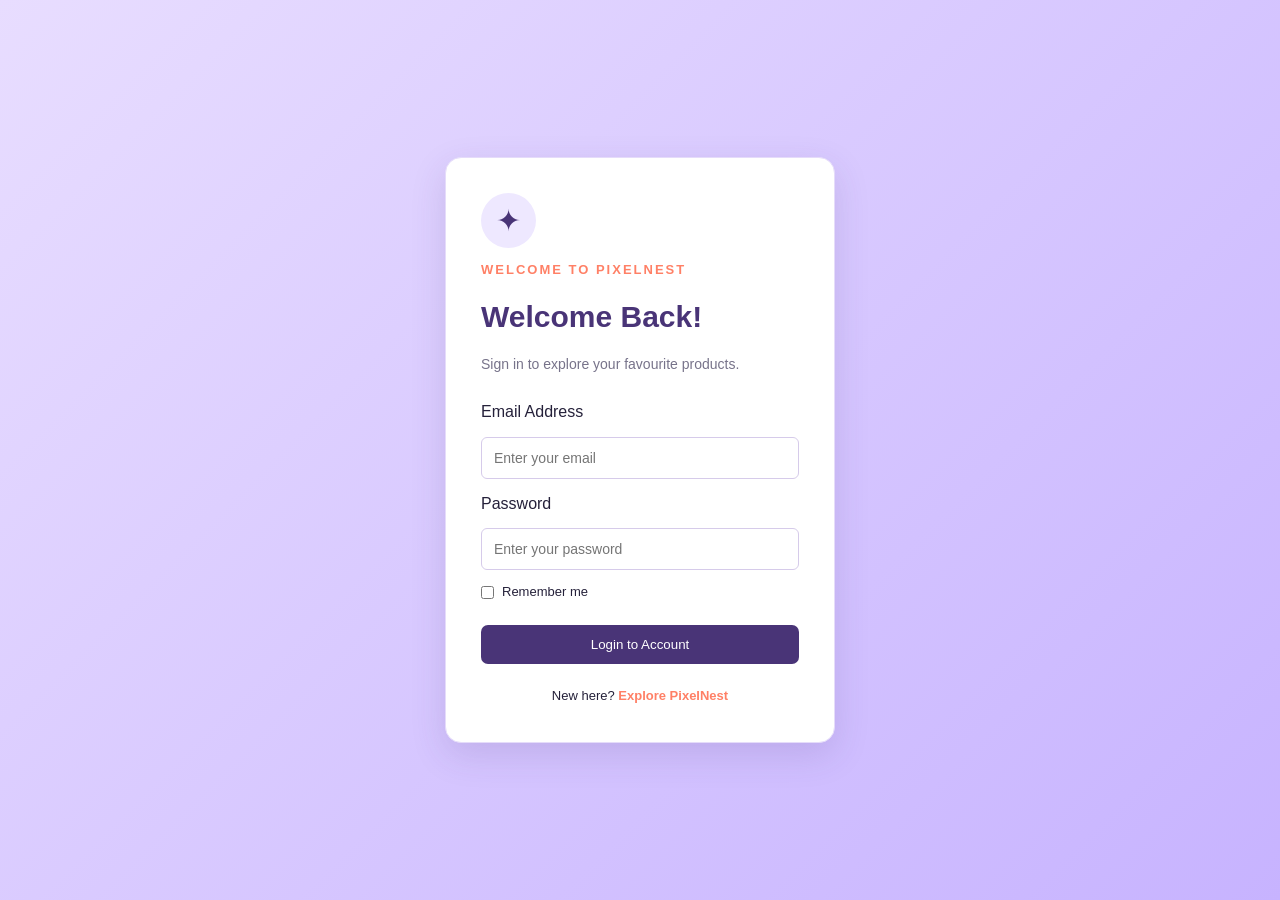
<file: Assignment 6/login.html>
<!DOCTYPE html>
<html lang="en">
<head>
    <meta charset="UTF-8">
    <meta name="viewport" content="width=device-width, initial-scale=1.0">
    <title>PixelNest - Login</title>
    <link rel="stylesheet" href="style.css">
</head>
<body class="login-page">

    <div class="login-card">

        <div class="login-icon">✦</div>

        <p class="eyebrow">WELCOME TO PIXELNEST</p>

        <h1>Welcome Back!</h1>

        <p class="login-description">
            Sign in to explore your favourite products.
        </p>

        <form action="#" method="get">

            <label for="email">Email Address</label>
            <input
                type="email"
                id="email"
                name="email"
                placeholder="Enter your email"
                required>

            <label for="password">Password</label>
            <input
                type="password"
                id="password"
                name="password"
                placeholder="Enter your password"
                required>

            <div class="remember">
                <input type="checkbox" id="remember">
                <label for="remember">Remember me</label>
            </div>

            <button type="submit" class="primary-button login-button">
                Login to Account
            </button>

        </form>

        <p class="signup-text">
            New here? <a href="menu.html">Explore PixelNest</a>
        </p>

    </div>

</body>
</html>
</file>
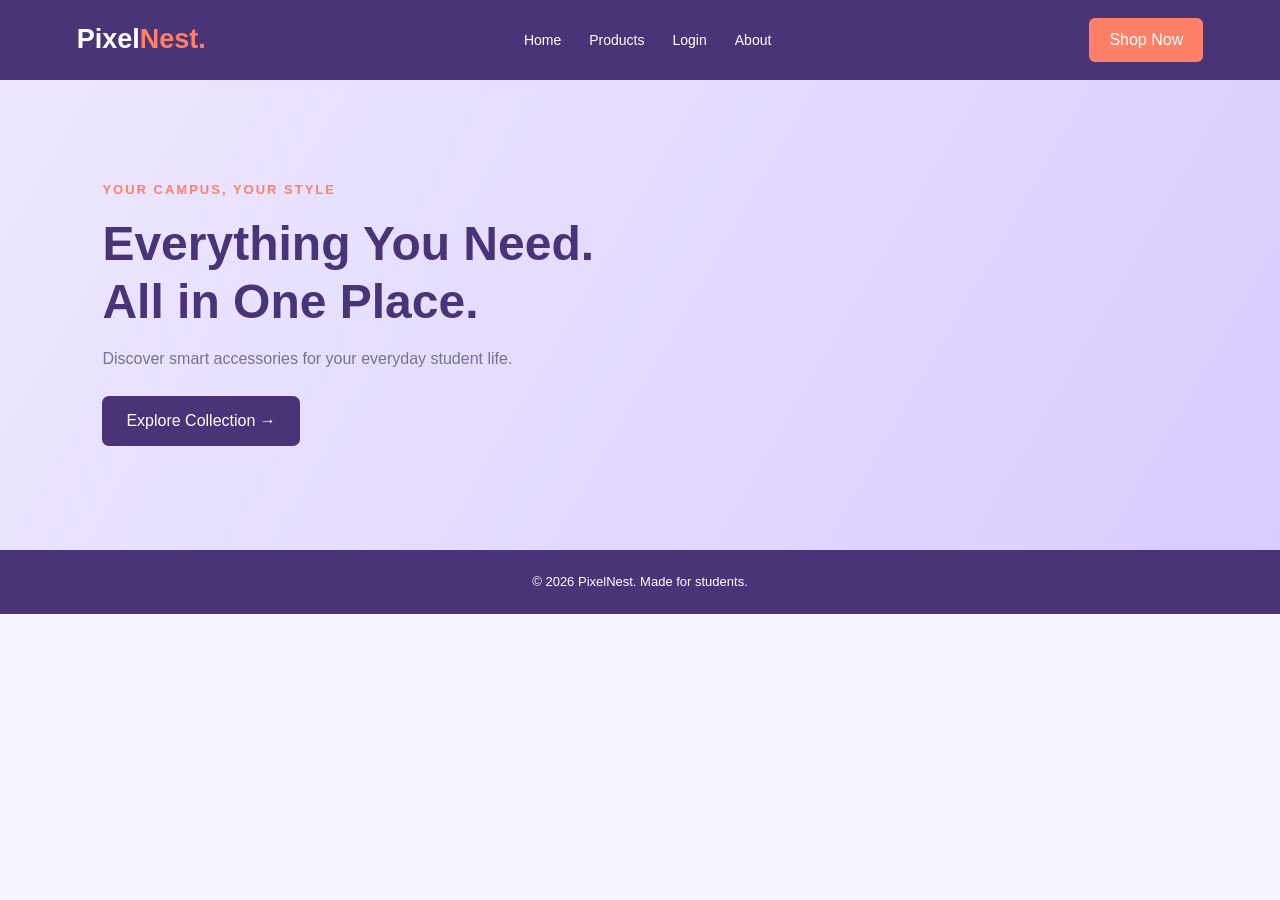
<file: Assignment 6/menu.html>
<!DOCTYPE html>
<html lang="en">
<head>
    <meta charset="UTF-8">
    <meta name="viewport" content="width=device-width, initial-scale=1.0">
    <title>PixelNest - Menu</title>
    <link rel="stylesheet" href="style.css">
</head>
<body>

    <header class="menu-header">
        <h2 class="brand">Pixel<span>Nest.</span></h2>

        <nav class="menu-links">
            <a href="menu.html">Home</a>
            <a href="products.html">Products</a>
            <a href="login.html">Login</a>
            <a href="navbar-hero.html">About</a>
        </nav>

        <a href="products.html" class="menu-button">Shop Now</a>
    </header>

    <main class="menu-content">
        <p class="eyebrow">YOUR CAMPUS, YOUR STYLE</p>
        <h1>Everything You Need.<br>
            All in One Place.</h1>
        <p>Discover smart accessories for your everyday student life.</p>
        <a href="products.html" class="primary-button">Explore Collection →</a>
    </main>

    <footer class="simple-footer">
        <p>© 2026 PixelNest. Made for students.</p>
    </footer>

</body>
</html>
</file>
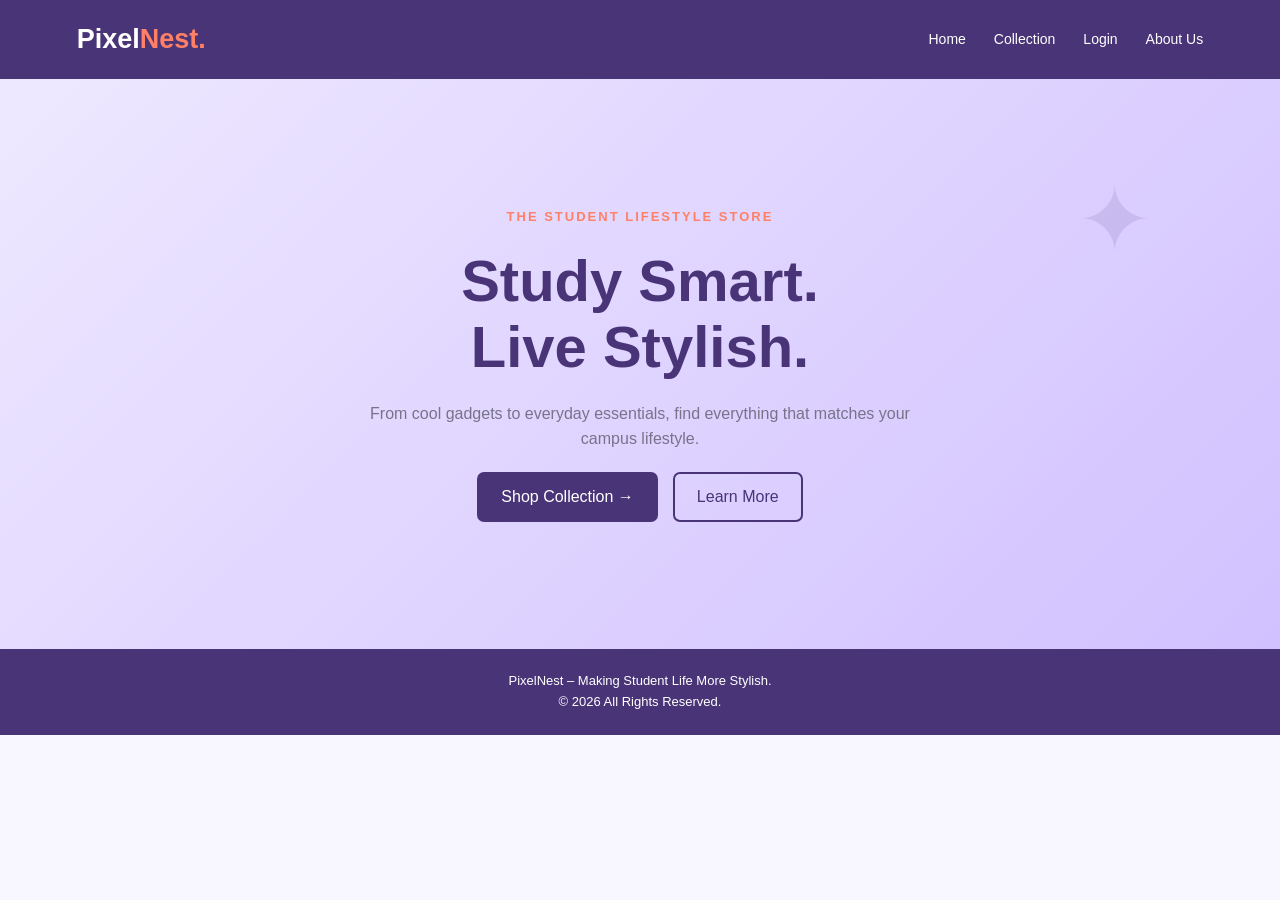
<file: Assignment 6/navbar-hero.html>
<!DOCTYPE html>
<html lang="en">
<head>
    <meta charset="UTF-8">
    <meta name="viewport" content="width=device-width, initial-scale=1.0">
    <title>PixelNest - Discover More</title>
    <link rel="stylesheet" href="style.css">
</head>
<body>

    <header class="hero-navbar">

        <h2 class="brand">Pixel<span>Nest.</span></h2>

        <nav class="hero-links">
            <a href="menu.html">Home</a>
            <a href="products.html">Collection</a>
            <a href="login.html">Login</a>
            <a href="#footer">About Us</a>
        </nav>

    </header>

    <main>

        <section class="main-hero">

            <div class="hero-label">THE STUDENT LIFESTYLE STORE</div>

            <h1>
                Study Smart.<br>
                Live Stylish.
            </h1>

            <p>
                From cool gadgets to everyday essentials,
                find everything that matches your campus lifestyle.
            </p>

            <div class="hero-actions">
                <a href="products.html" class="primary-button">
                    Shop Collection →
                </a>

                <a href="menu.html" class="secondary-button">
                    Learn More
                </a>
            </div>

            <div class="hero-decoration">✦</div>

        </section>

    </main>

    <footer id="footer" class="simple-footer">
        <p>PixelNest – Making Student Life More Stylish.</p>
        <p>© 2026 All Rights Reserved.</p>
    </footer>

</body>
</html>
</file>
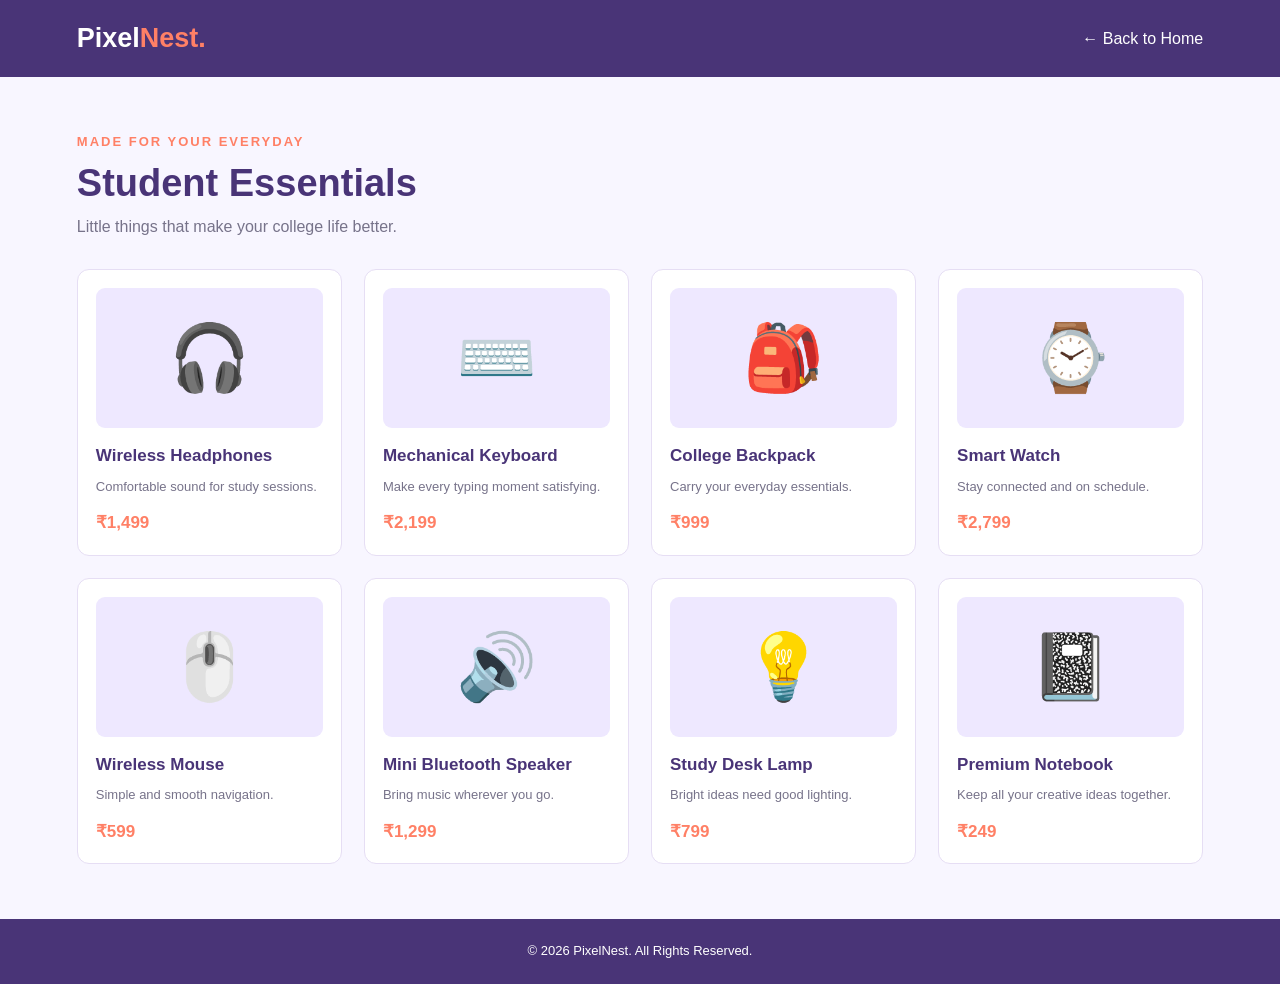
<file: Assignment 6/products.html>
<!DOCTYPE html>
<html lang="en">
<head>
    <meta charset="UTF-8">
    <meta name="viewport" content="width=device-width, initial-scale=1.0">
    <title>PixelNest - Products</title>
    <link rel="stylesheet" href="style.css">
</head>
<body>

    <header class="product-header">
        <h2 class="brand">Pixel<span>Nest.</span></h2>
        <a href="menu.html">← Back to Home</a>
    </header>

    <main class="product-section">

        <p class="eyebrow">MADE FOR YOUR EVERYDAY</p>
        <h1>Student Essentials</h1>

        <p class="product-intro">
            Little things that make your college life better.
        </p>

        <div class="product-container">

            <article class="product-card">
                <div class="product-image">🎧</div>
                <h3>Wireless Headphones</h3>
                <p>Comfortable sound for study sessions.</p>
                <strong>₹1,499</strong>
            </article>

            <article class="product-card">
                <div class="product-image">⌨️</div>
                <h3>Mechanical Keyboard</h3>
                <p>Make every typing moment satisfying.</p>
                <strong>₹2,199</strong>
            </article>

            <article class="product-card">
                <div class="product-image">🎒</div>
                <h3>College Backpack</h3>
                <p>Carry your everyday essentials.</p>
                <strong>₹999</strong>
            </article>

            <article class="product-card">
                <div class="product-image">⌚</div>
                <h3>Smart Watch</h3>
                <p>Stay connected and on schedule.</p>
                <strong>₹2,799</strong>
            </article>

            <article class="product-card">
                <div class="product-image">🖱️</div>
                <h3>Wireless Mouse</h3>
                <p>Simple and smooth navigation.</p>
                <strong>₹599</strong>
            </article>

            <article class="product-card">
                <div class="product-image">🔊</div>
                <h3>Mini Bluetooth Speaker</h3>
                <p>Bring music wherever you go.</p>
                <strong>₹1,299</strong>
            </article>

            <article class="product-card">
                <div class="product-image">💡</div>
                <h3>Study Desk Lamp</h3>
                <p>Bright ideas need good lighting.</p>
                <strong>₹799</strong>
            </article>

            <article class="product-card">
                <div class="product-image">📓</div>
                <h3>Premium Notebook</h3>
                <p>Keep all your creative ideas together.</p>
                <strong>₹249</strong>
            </article>

        </div>

    </main>

    <footer class="simple-footer">
        <p>© 2026 PixelNest. All Rights Reserved.</p>
    </footer>

</body>
</html>
</file>
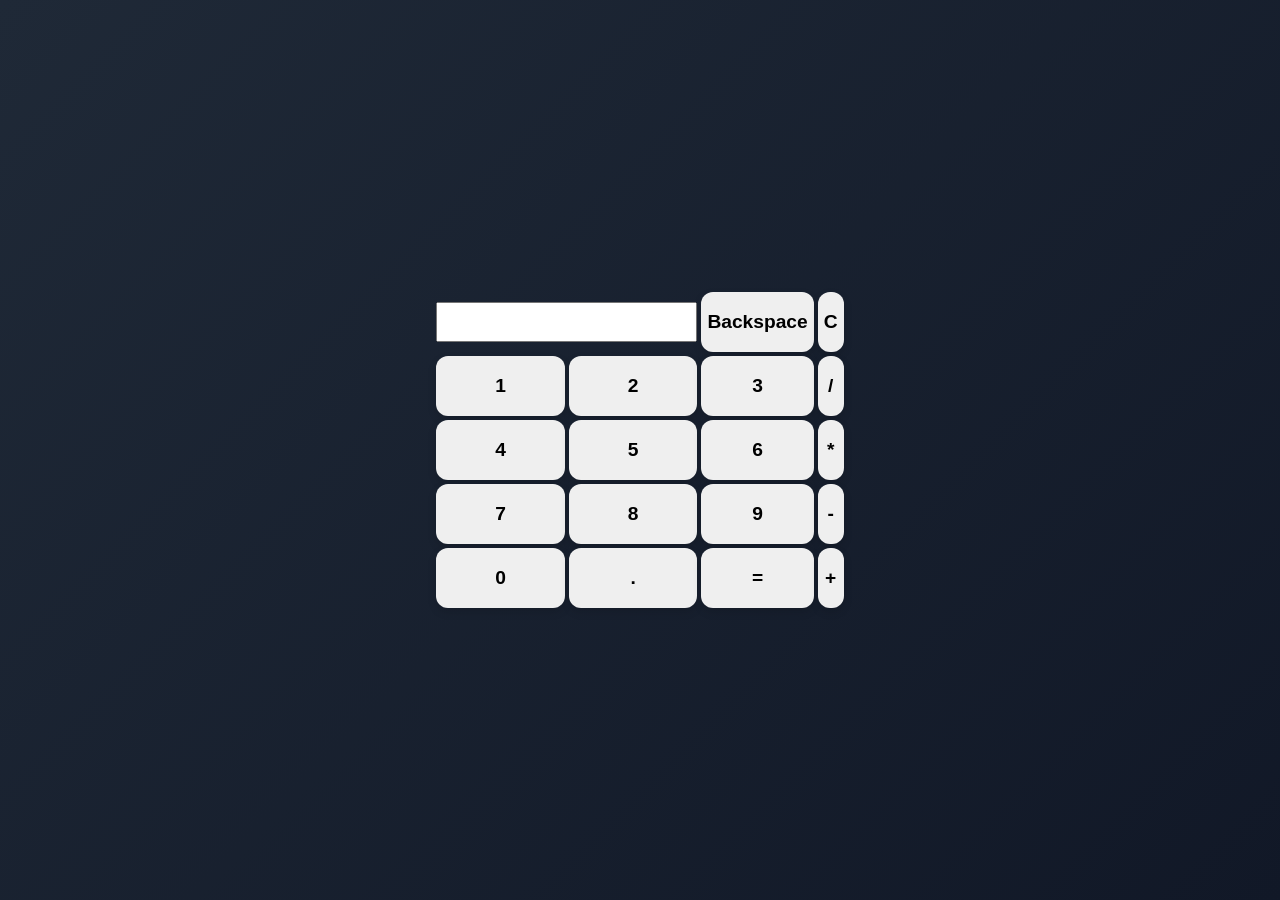
<file: Javascript Assignment /Calculator/calculator.html>
<!DOCTYPE html>
<html lang="en">
<head>
  <meta charset="UTF-8">
  <meta name="viewport" content="width=device-width, initial-scale=1.0">
  <link rel="stylesheet" href="calculator.css">
  <title>Calculator</title>
  <script>
    function pick(value) {
      const input = document.getElementById('a');
      input.value += value;
    }

    function solve() {
      const input = document.getElementById('a');
      try {
        input.value = eval(input.value);
      } catch {
        input.value = 'Error';
      }
    }

    function clearInput() {
      const input = document.getElementById('a');
      input.value = '';
    }
    function backspace() {
      const input = document.getElementById('a');
      input.value = input.value.slice(0, -1);
    }
  </script>
</head>
<body>
  <table>
    <tr>
      <th colspan="2"><input type="text" id="a" readonly></th>
      <th colspan="1"><input type="button" value="Backspace" onclick="backspace()"></th>
      <th><input type="button" value="C" onclick="clearInput()"></th>
    </tr>
    <tr>
      <th><input type="button" value="1" onclick="pick(1)"></th>
      <th><input type="button" value="2" onclick="pick(2)"></th>
      <th><input type="button" value="3" onclick="pick(3)"></th>
      <th><input type="button" value="/" onclick="pick('/')"></th>
    </tr>
    <tr>
      <th><input type="button" value="4" onclick="pick(4)"></th>
      <th><input type="button" value="5" onclick="pick(5)"></th>
      <th><input type="button" value="6" onclick="pick(6)"></th>
      <th><input type="button" value="*" onclick="pick('*')"></th>
    </tr>
    <tr>
      <th><input type="button" value="7" onclick="pick(7)"></th>
      <th><input type="button" value="8" onclick="pick(8)"></th>
      <th><input type="button" value="9" onclick="pick(9)"></th>
      <th><input type="button" value="-" onclick="pick('-')"></th>
    </tr>
    <tr>
      <th><input type="button" value="0" onclick="pick(0)"></th>
      <th><input type="button" value="." onclick="pick('.')"></th>
      <th><input type="button" value="=" onclick="solve()"></th>
      <th><input type="button" value="+" onclick="pick('+')"></th>
    </tr>
  </table>
</body>
</html>
</file>
<file: Asssignment 9/style.css>
* {
    margin: 0;
    padding: 0;
    box-sizing: border-box;
}

:root {
    --purple: #5146a5;
    --dark: #302866;
    --orange: #ffb36b;
    --light: #eeecff;
    --white: #ffffff;
    --text: #62647b;
}

html {
    scroll-behavior: smooth;
}

body {
    font-family: Arial, sans-serif;
    background: #fbfaff;
    color: var(--dark);
    line-height: 1.6;
}

a {
    text-decoration: none;
    color: inherit;
}

/* Navbar using Flexbox */

.navbar {
    display: flex;
    justify-content: space-between;
    align-items: center;
    padding: 20px 7%;
    gap: 20px;
}

.logo {
    font-size: 20px;
    font-weight: bold;
    letter-spacing: 2px;
}

nav {
    display: flex;
    gap: 25px;
}

nav a {
    color: var(--text);
    font-weight: bold;
}

nav a:hover {
    color: var(--purple);
}

/* Buttons using Flexbox */

.btn {
    display: inline-flex;
    justify-content: center;
    align-items: center;
    background: var(--purple);
    color: white;
    padding: 11px 22px;
    border-radius: 30px;
    font-weight: bold;
    transition: 0.3s;
}

.btn:hover {
    background: var(--dark);
    transform: translateY(-3px);
}

/* Hero section using Grid */

.hero {
    display: grid;
    grid-template-columns: 1fr 1fr;
    align-items: center;
    gap: 40px;
    margin: 30px 5%;
    padding: 50px;
    border-radius: 25px;
    background: var(--light);
}

.tagline {
    color: var(--purple);
    font-size: 13px;
    font-weight: bold;
    letter-spacing: 2px;
    margin-bottom: 15px;
}

.hero h1 {
    font-size: 48px;
    line-height: 1.15;
    margin-bottom: 20px;
}

.hero-content p {
    color: var(--text);
    margin-bottom: 20px;
}

/* Hero illustration */

.hero-image {
    height: 300px;
    position: relative;
    overflow: hidden;
    border-radius: 20px;
    background: linear-gradient(140deg, #d9d4ff, #f9d7b7);
}

.sun {
    position: absolute;
    top: 35px;
    right: 55px;
    height: 70px;
    width: 70px;
    border-radius: 50%;
    background: var(--orange);
}

.hill {
    position: absolute;
    bottom: -70px;
    width: 350px;
    height: 220px;
    border-radius: 50%;
}

.hill1 {
    left: -50px;
    background: #8982c2;
}

.hill2 {
    right: -100px;
    bottom: -100px;
    background: var(--purple);
}

.image-text {
    position: absolute;
    bottom: 20px;
    left: 20px;
    background: white;
    padding: 10px;
    border-radius: 10px;
    font-weight: bold;
}

/* Services section */

.services,
.community {
    padding: 40px 7%;
}

.services h2,
.community h2 {
    font-size: 32px;
}

.subtitle {
    color: var(--text);
    margin: 8px 0 25px;
}

/* Cards using CSS Grid */

.card-container {
    display: grid;
    grid-template-columns: repeat(3, 1fr);
    gap: 20px;
}

.card {
    background: white;
    padding: 25px;
    border: 1px solid #e4e1f1;
    border-radius: 18px;
    box-shadow: 0 10px 25px rgba(48, 40, 102, 0.08);
    transition: 0.3s;
}

.card:hover {
    transform: translateY(-5px);
}

.icon {
    width: 45px;
    height: 45px;
    display: flex;
    justify-content: center;
    align-items: center;
    background: var(--light);
    color: var(--purple);
    border-radius: 12px;
    font-size: 22px;
    margin-bottom: 15px;
}

.card h3 {
    margin-bottom: 8px;
}

.card p {
    color: var(--text);
    font-size: 14px;
}

/* Community Gallery using Grid */

.gallery {
    display: grid;
    grid-template-columns: 1.2fr 1fr 1fr;
    gap: 18px;
}

.gallery-item {
    min-height: 200px;
    display: flex;
    justify-content: center;
    align-items: center;
    text-align: center;
    font-weight: bold;
    color: var(--dark);
    border-radius: 18px;
    background: linear-gradient(140deg, #d9d4ff, #ffdbbb);
}

.gallery-item:nth-child(2) {
    background: linear-gradient(140deg, #d8f0e8, #d8d3ff);
}

.gallery-item:nth-child(3) {
    background: linear-gradient(140deg, #ffe7cc, #e3e0ff);
}

/* Contact section using Flexbox */

.contact {
    display: flex;
    justify-content: space-between;
    align-items: center;
    gap: 25px;
    margin: 30px 7%;
    padding: 35px;
    background: var(--dark);
    color: white;
    border-radius: 20px;
}

.contact h2 {
    margin-bottom: 10px;
}

.contact p {
    color: #d8d5f0;
}

.light-btn {
    background: white;
    color: var(--dark);
}

.light-btn:hover {
    background: var(--orange);
}

/* Footer using Flexbox */

footer {
    display: flex;
    justify-content: space-between;
    align-items: center;
    gap: 20px;
    padding: 25px 7%;
    color: var(--text);
    font-size: 14px;
}

.footer-links {
    display: flex;
    flex-wrap: wrap;
    gap: 20px;
}

/* Tablet Responsive */

@media (max-width: 800px) {

    .hero {
        grid-template-columns: 1fr 1fr;
        padding: 30px;
    }

    .hero h1 {
        font-size: 35px;
    }

    .card-container {
        grid-template-columns: repeat(2, 1fr);
    }

    .gallery {
        grid-template-columns: repeat(2, 1fr);
    }

}

/* Mobile Responsive */

@media (max-width: 560px) {

    .navbar {
        flex-direction: column;
        align-items: flex-start;
    }

    nav {
        flex-wrap: wrap;
        gap: 12px 18px;
    }

    .navbar > .btn {
        display: none;
    }

    .hero {
        grid-template-columns: 1fr;
        padding: 25px 20px;
        margin: 15px;
    }

    .hero h1 {
        font-size: 36px;
    }

    .hero-image {
        height: 220px;
    }

    .services,
    .community {
        padding: 30px 20px;
    }

    .card-container {
        grid-template-columns: 1fr;
    }

    .gallery {
        grid-template-columns: 1fr;
    }

    .contact {
        flex-direction: column;
        align-items: flex-start;
        margin: 20px;
        padding: 25px;
    }

    footer {
        flex-direction: column;
        align-items: flex-start;
        padding: 25px 20px;
    }

}
</file>
<file: Assignment 4/style4.css>
/* GOOGLE FONTS ARE LINKED IN HTML */

/* DESIGN TOKENS */

:root {
    --dark: #17243b;
    --orange: #ff8a45;
    --cream: #fff8ef;
    --white: #ffffff;
    --grey: #697386;
    --light-orange: #ffeadb;

    --heading-font: 'Poppins', sans-serif;
    --body-font: 'Nunito', sans-serif;

    --small-size: 14px;
    --normal-size: 16px;
    --large-size: 30px;

    --space-small: 10px;
    --space-medium: 20px;
    --space-large: 40px;

    --radius: 12px;
}

/* GENERAL STYLING */

* {
    margin: 0;
    padding: 0;
    box-sizing: border-box;
    scroll-behavior: smooth;
}

body {
    font-family: var(--body-font);
    font-size: var(--normal-size);
    background: var(--cream);
    color: var(--dark);
    line-height: 1.7;
}

/* HEADER */

header {
    background: var(--dark);
    padding: 15px 7%;
}

.navbar {
    display: flex;
    justify-content: space-between;
    align-items: center;
}

.logo {
    color: var(--white);
    font-family: var(--heading-font);
    font-size: 21px;
    font-weight: 800;
    text-decoration: none;
}

.logo span {
    color: var(--orange);
}

.nav-links {
    display: flex;
    list-style: none;
    gap: 25px;
}

/* DESCENDANT SELECTOR */

.nav-links a {
    color: var(--white);
    text-decoration: none;
    font-size: 14px;
    transition: 0.3s;
}

/* PSEUDO CLASS */

.nav-links a:hover {
    color: var(--orange);
}

/* HERO SECTION */

.hero {
    min-height: 430px;
    background: var(--dark);
    color: var(--white);
    padding: 75px 8%;
    display: flex;
    justify-content: space-between;
    align-items: center;
    gap: 30px;
}

.small-heading,
.section-label {
    color: var(--orange);
    font-size: var(--small-size);
    font-weight: bold;
    letter-spacing: 2px;
}

.hero h1 {
    font-family: var(--heading-font);
    font-size: 45px;
    margin: 12px 0;
}

.hero h1 span {
    color: var(--orange);
}

.hero h2 {
    font-family: var(--heading-font);
    font-size: 21px;
    margin-bottom: 15px;
}

.hero-description {
    color: #d0d6e0;
    max-width: 500px;
    margin-bottom: 25px;
}

.btn {
    display: inline-block;
    background: var(--orange);
    color: var(--dark);
    padding: 11px 22px;
    border-radius: 6px;
    font-weight: bold;
    text-decoration: none;
    transition: 0.3s;
}

.btn:hover {
    background: var(--white);
    transform: translateY(-3px);
}

/* HERO IMAGE */

.hero-image {
    text-align: center;
}

.image-circle {
    width: 190px;
    height: 190px;
    background: var(--light-orange);
    border-radius: 50%;
    display: flex;
    justify-content: center;
    align-items: center;
    font-size: 90px;
    margin: auto;
}

.hero-image p {
    color: #d0d6e0;
    font-size: 13px;
    margin-top: 15px;
}

/* COMMON SECTIONS */

.section {
    padding: 65px 8%;
}

.section h2 {
    font-family: var(--heading-font);
    font-size: var(--large-size);
    margin-bottom: 20px;
}

.section-label {
    margin-bottom: 5px;
}

/* ABOUT */

.about-text {
    color: var(--grey);
    max-width: 800px;
    line-height: 1.9;
}

/* SKILLS */

.skills-container {
    display: grid;
    grid-template-columns: repeat(4, 1fr);
    gap: 18px;
}

.skill-card {
    background: var(--white);
    padding: 25px 15px;
    border-radius: var(--radius);
    border-bottom: 4px solid var(--orange);
    transition: 0.3s;
}

/* CHILD SELECTOR */

.skill-card > span {
    font-size: 30px;
}

.skill-card h3 {
    font-family: var(--heading-font);
    margin: 10px 0;
}

.skill-card p {
    font-size: 14px;
    color: var(--grey);
}

.skill-card:hover {
    transform: translateY(-7px);
    box-shadow: 0 8px 20px rgba(23, 36, 59, 0.1);
}

/* EDUCATION */

.education-card {
    background: var(--white);
    padding: 25px;
    border-left: 5px solid var(--orange);
    border-radius: var(--radius);
    max-width: 650px;
}

.education-card h3 {
    font-family: var(--heading-font);
}

.education-note {
    color: var(--grey);
    margin-top: 8px;
}

/* PROJECTS */

.projects-container {
    display: grid;
    grid-template-columns: repeat(3, 1fr);
    gap: 20px;
}

.project-card {
    background: var(--white);
    border-radius: var(--radius);
    padding: 25px;
    border: 1px solid #eee0d2;
    transition: 0.3s;
}

.project-card:hover {
    transform: translateY(-7px);
    box-shadow: 0 8px 20px rgba(23, 36, 59, 0.1);
}

.project-icon {
    font-size: 35px;
    background: var(--light-orange);
    width: 65px;
    height: 65px;
    display: flex;
    justify-content: center;
    align-items: center;
    border-radius: 12px;
    margin-bottom: 15px;
}

.project-card h3 {
    font-family: var(--heading-font);
    margin-bottom: 8px;
}

.project-card p {
    color: var(--grey);
    font-size: 14px;
    margin-bottom: 15px;
}

.tag {
    display: inline-block;
    background: var(--light-orange);
    color: #a34f1d;
    padding: 4px 10px;
    font-size: 12px;
    border-radius: 20px;
    margin: 3px;
}

/* CONTACT */

.contact-section {
    background: var(--dark);
    color: var(--white);
}

.contact-section > p:not(.section-label) {
    color: #d0d6e0;
    margin-bottom: 20px;
}

.github-link {
    margin-top: 20px;
}

.github-link a {
    color: var(--orange);
    text-decoration: none;
}

.github-link a:hover {
    text-decoration: underline;
}

/* FOOTER */

footer {
    background: #101a2c;
    color: var(--white);
    padding: 20px 8%;
    display: flex;
    justify-content: space-between;
    align-items: center;
    font-size: 13px;
}

footer a {
    color: var(--orange);
    text-decoration: none;
}

/* RESPONSIVE DESIGN */

@media (max-width: 800px) {

    .skills-container {
        grid-template-columns: repeat(2, 1fr);
    }

    .projects-container {
        grid-template-columns: 1fr;
    }

    .hero h1 {
        font-size: 35px;
    }
}

@media (max-width: 550px) {

    .navbar {
        flex-direction: column;
        gap: 15px;
    }

    .nav-links {
        flex-wrap: wrap;
        justify-content: center;
        gap: 12px;
    }

    .hero {
        flex-direction: column;
        text-align: center;
        padding: 50px 6%;
    }

    .hero h1 {
        font-size: 30px;
    }

    .section {
        padding: 45px 6%;
    }

    .skills-container {
        grid-template-columns: 1fr;
    }

    footer {
        flex-direction: column;
        gap: 10px;
        text-align: center;
    }
}
</file>
<file: Assignment 6/style.css>
/* GOOGLE FONT AND DESIGN COLOURS */

:root {
    --purple: #493477;
    --light-purple: #eee8ff;
    --lavender: #d9ccff;
    --coral: #ff8066;
    --white: #ffffff;
    --dark: #25213a;
    --grey: #77738a;

    --heading-font: 'Arial', sans-serif;
    --body-font: 'Arial', sans-serif;

    --small-gap: 12px;
    --medium-gap: 20px;
    --large-gap: 35px;
}

/* COMMON STYLING */

* {
    margin: 0;
    padding: 0;
    box-sizing: border-box;
}

body {
    font-family: var(--body-font);
    color: var(--dark);
    background-color: #f8f6ff;
    line-height: 1.6;
}

a {
    text-decoration: none;
}

.brand {
    font-size: 27px;
    font-weight: bold;
    color: var(--white);
}

.brand span {
    color: var(--coral);
}

.eyebrow {
    color: var(--coral);
    font-size: 13px;
    font-weight: bold;
    letter-spacing: 2px;
}


/* PAGE 1 - MENU */

.menu-header {
    background-color: var(--purple);
    padding: 18px 6%;

    display: flex;
    justify-content: space-between;
    align-items: center;
    gap: 20px;
}

.menu-links {
    display: flex;
    align-items: center;
    gap: 28px;
}

.menu-links a {
    color: var(--white);
    font-size: 14px;
    transition: 0.3s;
}

.menu-links a:hover {
    color: var(--coral);
}

.menu-button {
    background-color: var(--coral);
    color: var(--white);
    padding: 9px 20px;
    border-radius: 6px;
}

.menu-content {
    min-height: 470px;
    padding: 100px 8%;

    background: linear-gradient(
        120deg,
        #eee8ff,
        #d9ccff
    );
}

.menu-content h1 {
    font-size: 48px;
    color: var(--purple);
    line-height: 1.2;
    margin: 15px 0;
}

.menu-content > p:not(.eyebrow) {
    color: var(--grey);
    margin-bottom: 25px;
}

.primary-button {
    display: inline-block;
    background-color: var(--purple);
    color: var(--white);
    padding: 12px 24px;
    border-radius: 7px;
    border: none;
    cursor: pointer;
    transition: 0.3s;
}

.primary-button:hover {
    background-color: var(--coral);
}

.simple-footer {
    background-color: var(--purple);
    color: var(--white);
    padding: 22px;
    text-align: center;
    font-size: 13px;
}


/* PAGE 2 - LOGIN */

.login-page {
    min-height: 100vh;
    background: linear-gradient(
        135deg,
        #e8ddff,
        #c7b3ff
    );

    display: flex;
    justify-content: center;
    align-items: center;

    padding: 20px;
}

.login-card {
    width: 100%;
    max-width: 390px;

    background-color: var(--white);
    padding: 35px;

    border-radius: 16px;
    border: 1px solid #e5dcfa;

    box-shadow: 0 12px 35px rgba(73, 52, 119, 0.15);

    display: flex;
    flex-direction: column;
    gap: 12px;
}

.login-icon {
    width: 55px;
    height: 55px;
    background-color: var(--light-purple);
    color: var(--purple);
    border-radius: 50%;

    display: flex;
    justify-content: center;
    align-items: center;

    font-size: 30px;
}

.login-card h1 {
    color: var(--purple);
    font-size: 30px;
}

.login-description {
    color: var(--grey);
    font-size: 14px;
}

.login-card form {
    display: flex;
    flex-direction: column;
    gap: 12px;
    margin-top: 12px;
}

.login-card form > input {
    width: 100%;
    padding: 12px;
    border: 1px solid #d6cbea;
    border-radius: 6px;
    font-size: 14px;
}

.login-card form > input:focus {
    outline: 2px solid var(--lavender);
}

.remember {
    display: flex;
    align-items: center;
    gap: 8px;
    font-size: 13px;
}

.login-button {
    width: 100%;
    margin-top: 10px;
}

.signup-text {
    text-align: center;
    font-size: 13px;
    margin-top: 10px;
}

.signup-text a {
    color: var(--coral);
    font-weight: bold;
}


/* PAGE 3 - PRODUCTS */

.product-header {
    background-color: var(--purple);
    padding: 17px 6%;

    display: flex;
    justify-content: space-between;
    align-items: center;
}

.product-header > a {
    color: var(--white);
}

.product-section {
    padding: 55px 6%;
}

.product-section > h1 {
    font-size: 38px;
    color: var(--purple);
}

.product-intro {
    color: var(--grey);
    margin-bottom: 30px;
}

.product-container {
    display: flex;
    flex-wrap: wrap;
    justify-content: center;
    align-items: stretch;
    gap: 22px;
}

.product-card {
    background-color: var(--white);
    border: 1px solid #e6def4;
    border-radius: 12px;

    padding: 18px;

    flex-grow: 1;
    flex-shrink: 1;
    flex-basis: 210px;

    max-width: 300px;

    transition: 0.3s;
}

.product-card:hover {
    transform: translateY(-6px);
    box-shadow: 0 8px 20px rgba(73, 52, 119, 0.12);
}

.product-image {
    height: 140px;
    background-color: var(--light-purple);
    border-radius: 9px;
    margin-bottom: 14px;

    display: flex;
    justify-content: center;
    align-items: center;

    font-size: 65px;
}

.product-card h3 {
    color: var(--purple);
    font-size: 17px;
    margin-bottom: 7px;
}

.product-card p {
    color: var(--grey);
    font-size: 13px;
    margin-bottom: 12px;
}

.product-card strong {
    color: var(--coral);
    font-size: 17px;
}


/* PAGE 4 - NAVBAR AND HERO */

.hero-navbar {
    background-color: var(--purple);
    padding: 18px 6%;

    display: flex;
    justify-content: space-between;
    align-items: center;
    gap: 20px;
}

.hero-links {
    display: flex;
    align-items: center;
    gap: 28px;
}

.hero-links a {
    color: var(--white);
    font-size: 14px;
}

.hero-links a:hover {
    color: var(--coral);
}

.main-hero {
    min-height: 570px;
    background: linear-gradient(
        135deg,
        #eee8ff,
        #d1c1ff
    );

    padding: 80px 20px;

    display: flex;
    flex-direction: column;
    justify-content: center;
    align-items: center;
    text-align: center;

    gap: 20px;

    position: relative;
    overflow: hidden;
}

.hero-label {
    color: var(--coral);
    font-weight: bold;
    letter-spacing: 2px;
    font-size: 13px;
}

.main-hero h1 {
    font-size: 58px;
    line-height: 1.15;
    color: var(--purple);
}

.main-hero > p {
    max-width: 550px;
    color: var(--grey);
}

.hero-actions {
    display: flex;
    justify-content: center;
    align-items: center;
    gap: 15px;
    flex-wrap: wrap;
}

.secondary-button {
    display: inline-block;
    border: 2px solid var(--purple);
    color: var(--purple);
    padding: 10px 22px;
    border-radius: 7px;
}

.secondary-button:hover {
    background-color: var(--white);
}

.hero-decoration {
    position: absolute;
    right: 10%;
    top: 12%;
    font-size: 90px;
    color: rgba(73, 52, 119, 0.12);
}


/* RESPONSIVE DESIGN */

@media (max-width: 650px) {

    .menu-header,
    .hero-navbar {
        flex-direction: column;
        gap: 15px;
    }

    .menu-links,
    .hero-links {
        flex-wrap: wrap;
        justify-content: center;
        gap: 15px;
    }

    .menu-content h1 {
        font-size: 36px;
    }

    .main-hero h1 {
        font-size: 40px;
    }

    .product-section > h1 {
        font-size: 30px;
    }

    .product-card {
        max-width: 100%;
    }

    .login-card {
        padding: 25px;
    }

    .product-header {
        gap: 10px;
        flex-direction: column;
    }
}
</file>
<file: Javascript Assignment /Calculator/calculator.css>
input[type="text"][id="a"] {
    box-sizing: border-box;
    width: 100%;
    height: 40px;
    font-size: 20px;
}
body {
    margin: 0;
    min-height: 100vh;
    display: flex;
    align-items: center;
    justify-content: center;
    background: linear-gradient(135deg, #1f2937, #111827);
    font-family: Arial, sans-serif;
}

.calculator {
    width: 320px;
    background: #f3f4f6;
    border-radius: 18px;
    padding: 20px;
    box-shadow: 0 18px 35px rgba(0, 0, 0, 0.25);
    border: 2px solid #d1d5db;
}

.display {
    width: 100%;
    height: 70px;
    background: #111827;
    color: #ffffff;
    border: none;
    border-radius: 12px;
    font-size: 2rem;
    text-align: right;
    padding: 0 15px;
    box-sizing: border-box;
    margin-bottom: 18px;
}

.buttons {
    display: grid;
    grid-template-columns: repeat(4, 1fr);
    gap: 12px;
}

input[type="button"] {
    width: 100%;
    height: 60px;
    border: none;
    border-radius: 12px;
    font-size: 1.2rem;
    font-weight: 600;
    cursor: pointer;
    transition: transform 0.15s ease, box-shadow 0.15s ease;
    box-shadow: 0 4px 10px rgba(0, 0, 0, 0.12);
}

input[type="button"]:hover {
    transform: translateY(-2px);
}

input[type="button"]:active {
    transform: translateY(1px);
}

.operator {
    background: #f59e0b;
    color: #ffffff;
}

.number {
    background: #ffffff;
    color: #111827;
}

.equals {
    background: #10b981;
    color: #ffffff;
}

.clear {
    background: #ef4444;
    color: #ffffff;
}

.zero {
    grid-column: span 2;
}
</file>
